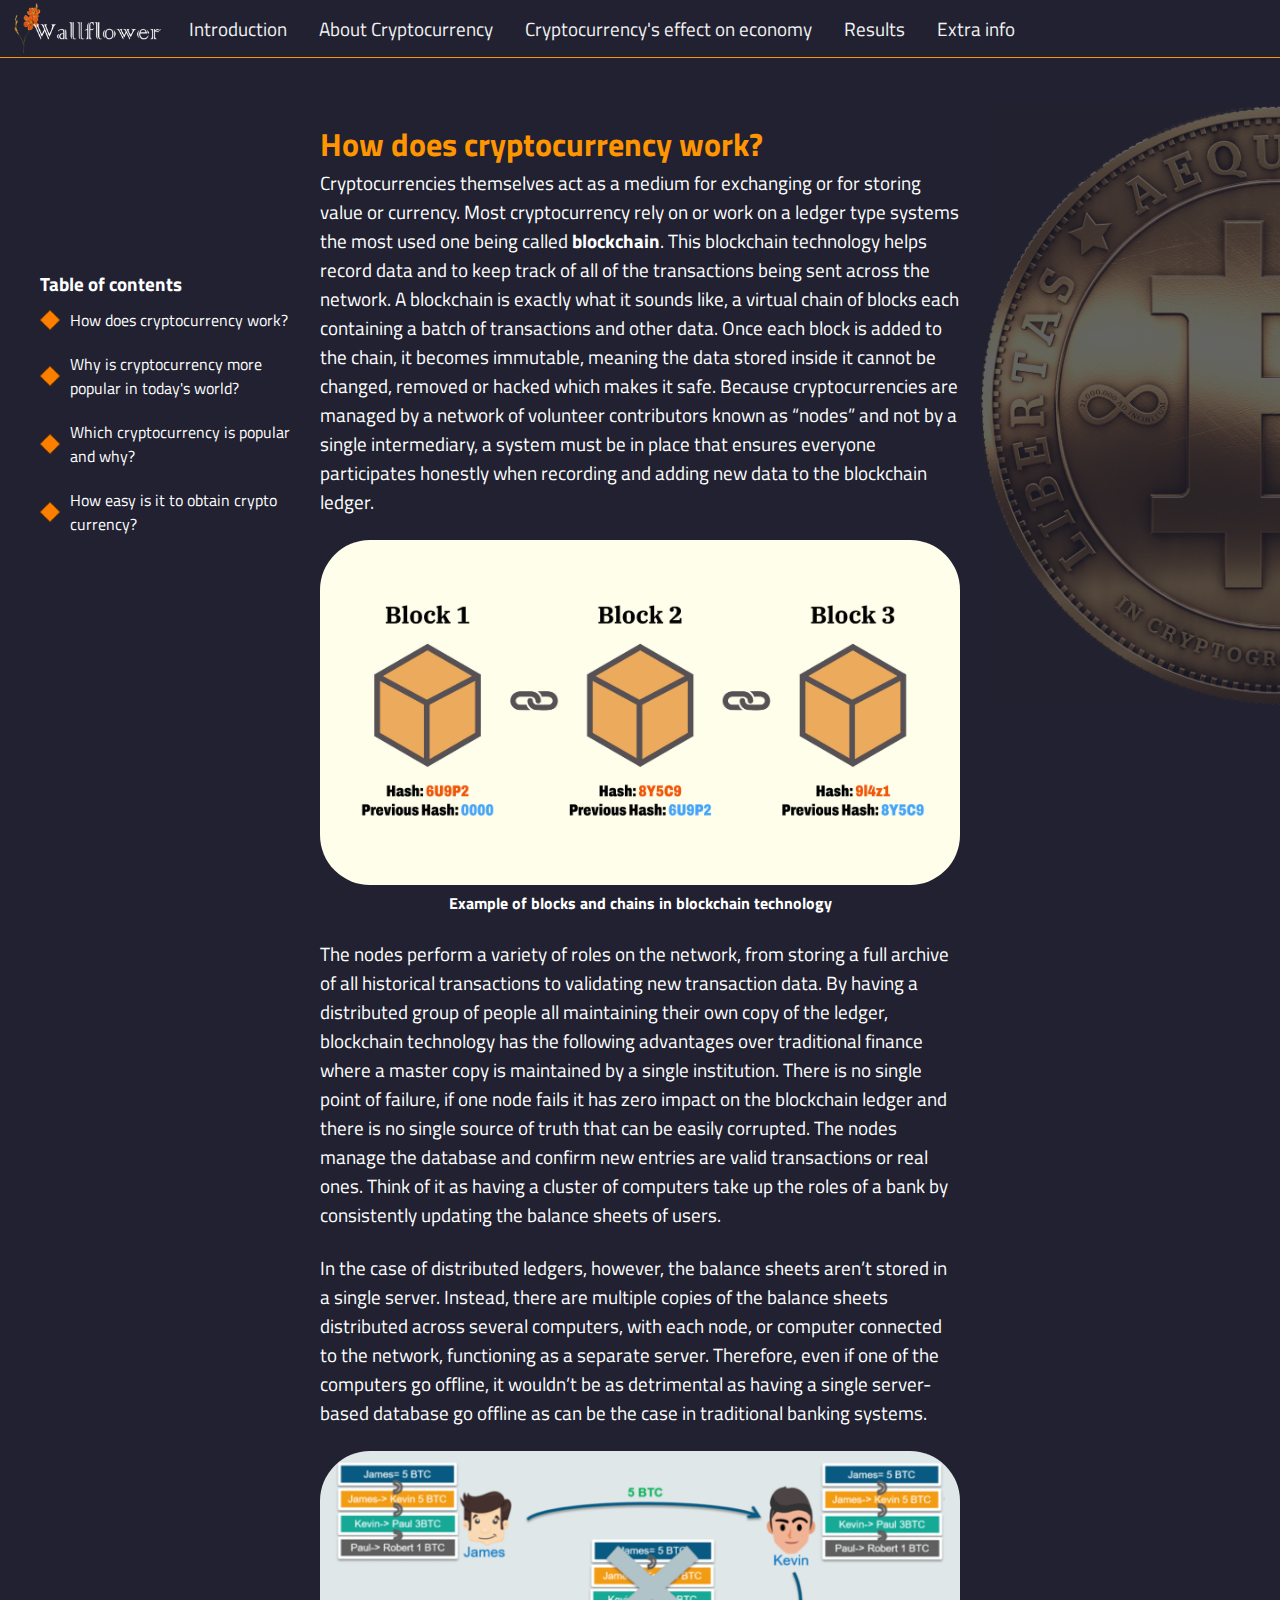
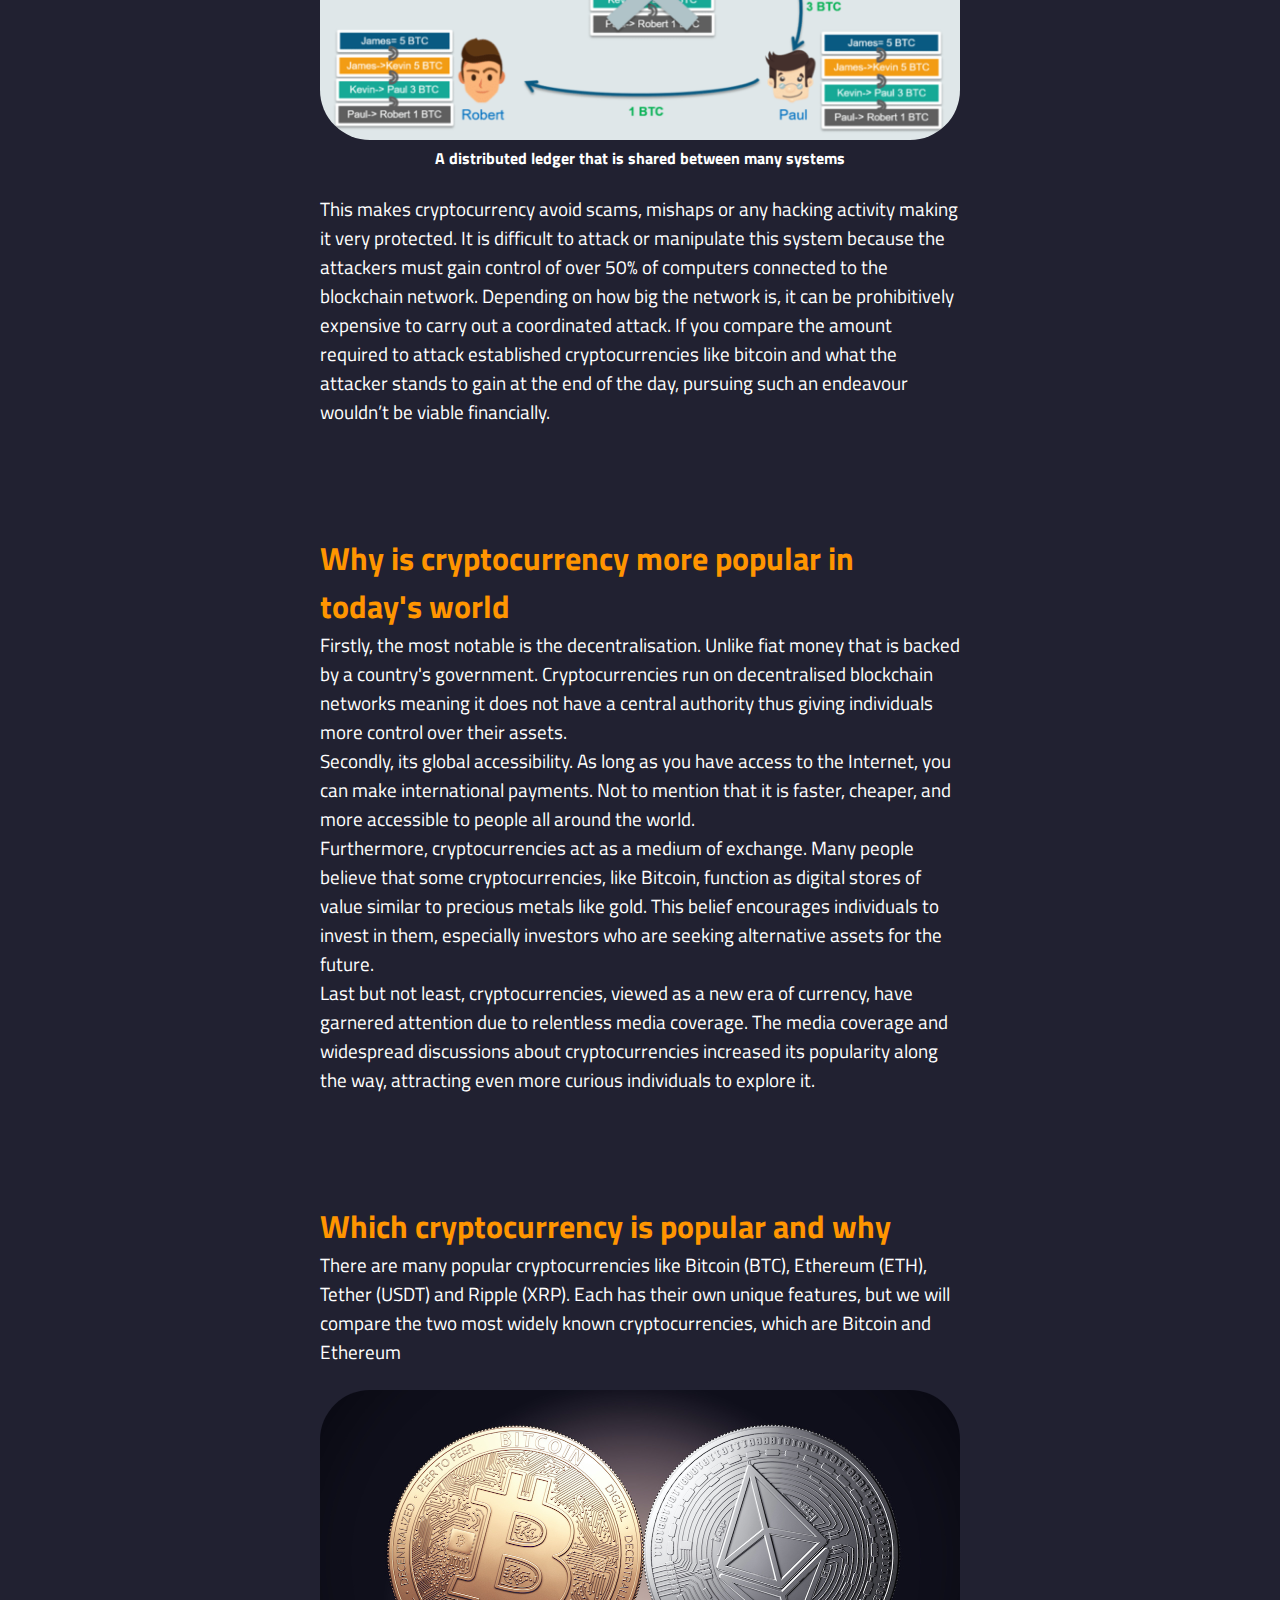
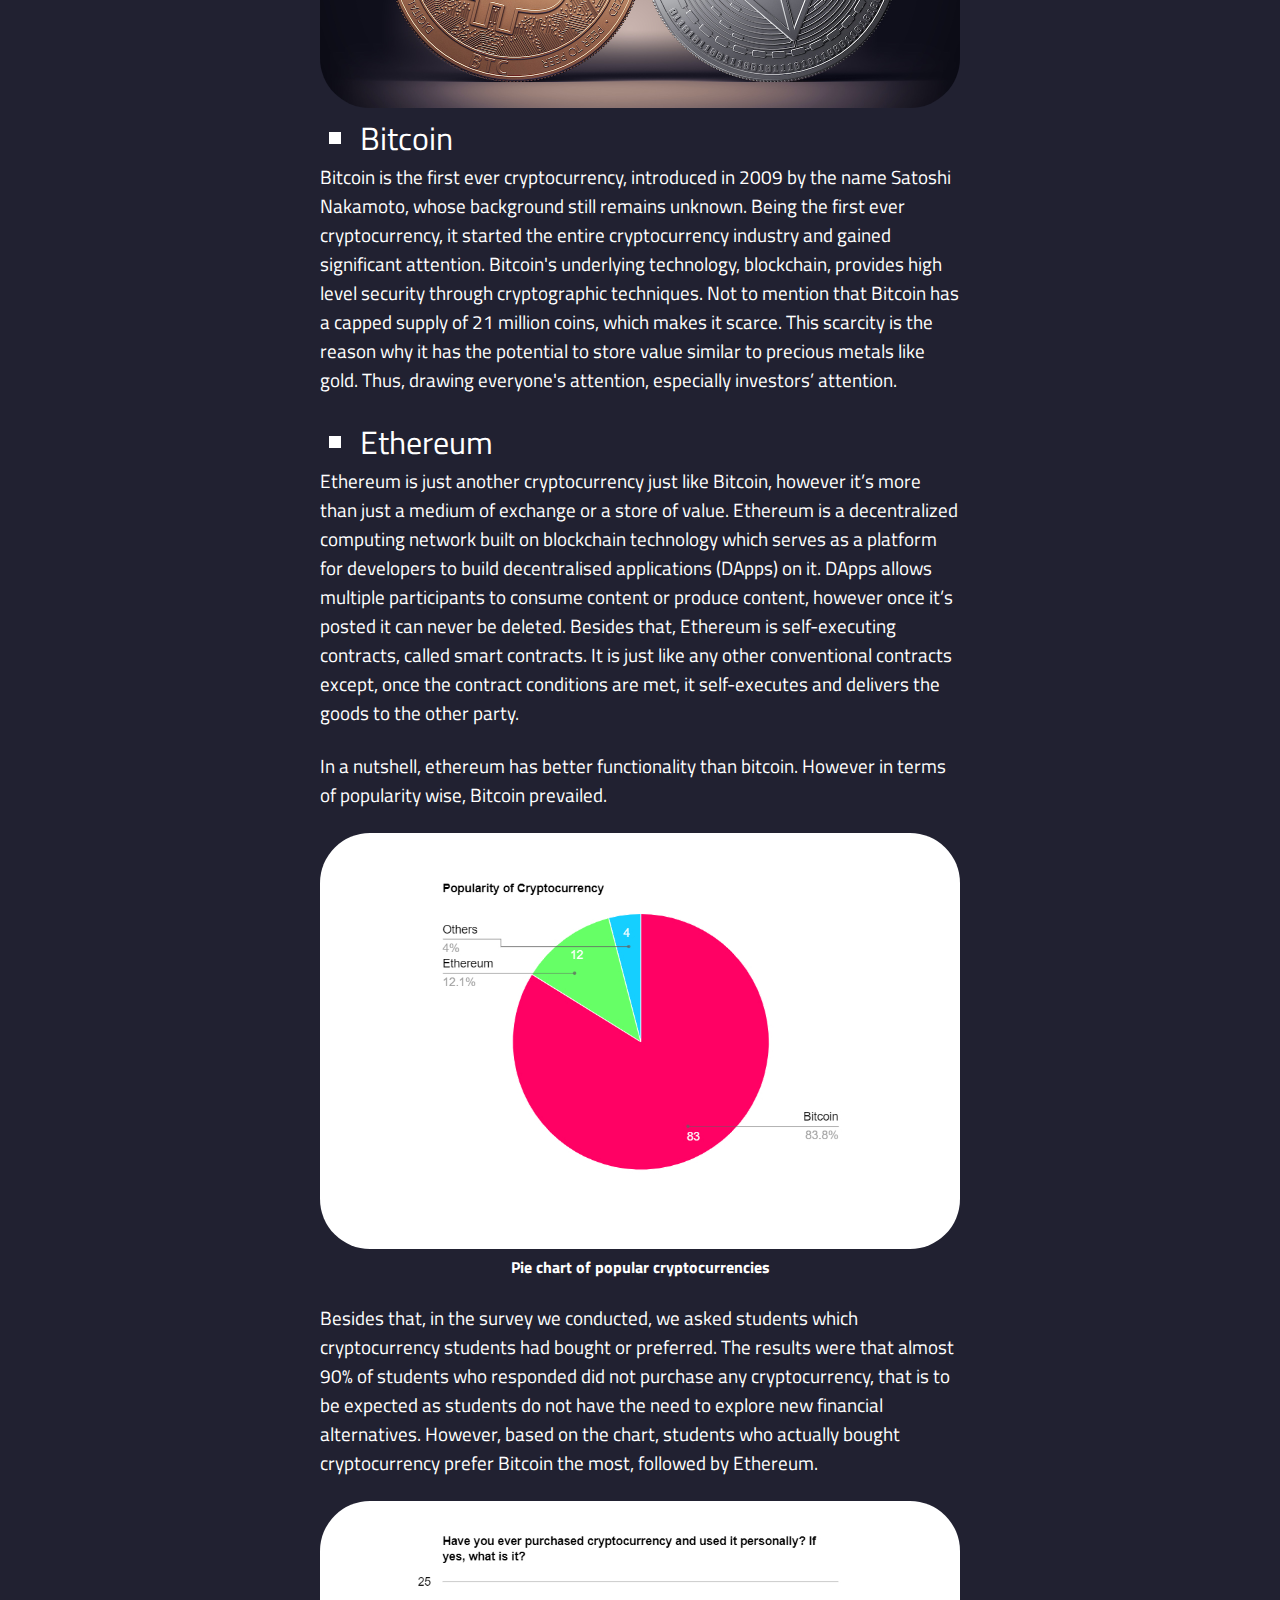
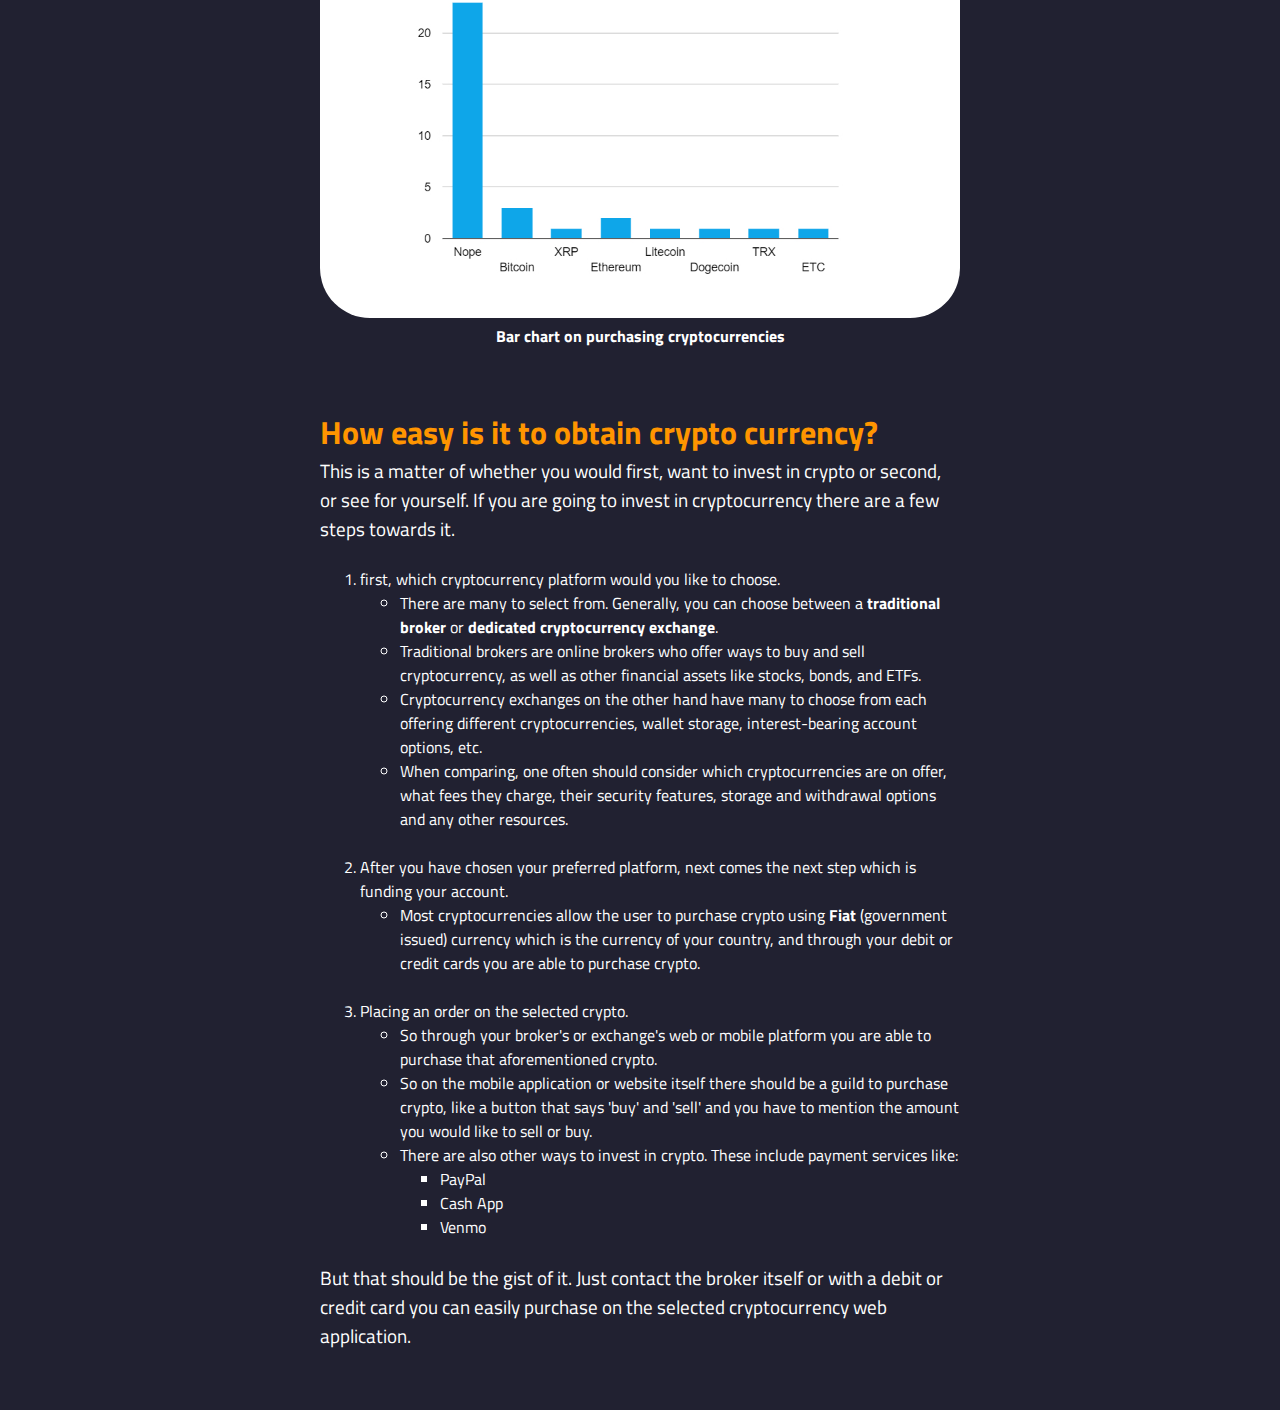
<file: about.html>
<!DOCTYPE html>
<html>
    <head>
        <title>About Cryptocurrency</title>
        <link rel="stylesheet" href="style.css">
        <link rel="preconnect" href="https://fonts.googleapis.com">
        <link rel="preconnect" href="https://fonts.gstatic.com" crossorigin>
        <link href="https://fonts.googleapis.com/css2?family=Titillium+Web:wght@200&display=swap" rel="stylesheet">
        
    </head>
    <body>
        <div class="navigation">
            <a id="disabled" href="index.html"><img style="height: 50px;" src="./img/wallflowerlogo.png" alt="wallflowerlogo"></a>
            <a href="introduction.html">Introduction</a>
            <a href="about.html">About Cryptocurrency</a>
            <a href="cryptomoney.html">Cryptocurrency's effect on economy</a>
            <a href="results.html">Results</a>    
            <a href="extrainfo.html">Extra info</a>
        </div>
        <div class="table">
            <ol>
                <h3>Table of contents</h3>
                <li><a href="#abt-crypto1">How does cryptocurrency work?</a></li>
                <li><a href="#abt-crypto2">Why is cryptocurrency more popular in today's world?</a></li>
                <li><a href="#abt-crypto3">Which cryptocurrency is popular and why?</a></li>
                <li><a href="#abt-crypto4">How easy is it to obtain crypto currency?</a></li>
            </ol>
        </div>
        <main>
        <div class="abt-crypto" id="abt-crypto1">
            <div class="filler"></div>
            <h1>How does cryptocurrency work?</h1>
            <p>Cryptocurrencies themselves act as a medium for exchanging or for storing value or currency.
                Most cryptocurrency rely on or work on a ledger type systems the most used one being called <b>blockchain</b>.
                This blockchain technology helps record data and to keep track of all of the transactions being sent across the network.
                A blockchain is exactly what it sounds like, a virtual chain of blocks each containing a batch of transactions and other data.
                Once each block is added to the chain, it becomes immutable, meaning the data stored inside it cannot be changed, removed or hacked which makes it safe.
                Because cryptocurrencies are managed by a network of volunteer contributors known as “nodes” and not by a single intermediary, a system must be in place that ensures everyone participates honestly when recording and adding new data to the blockchain ledger.
            </p>
            <br>
            <figure>
            <img class="aboutimg" style="width: 100%;" src="img/Blockchain.jpg" alt="Blockchain">
            <figcaption style="text-align: center; font-weight: bold;">Example of blocks and chains in blockchain technology</figcaption>
            </figure>
            <br>
                <p>The nodes perform a variety of roles on the network, from storing a full archive of all historical transactions to validating new transaction data.
                By having a distributed group of people all maintaining their own copy of the ledger, blockchain technology has the following advantages over traditional finance where a master copy is maintained by a single institution.
                There is no single point of failure, if one node fails it has zero impact on the blockchain ledger and there is no single source of truth that can be easily corrupted.
                The nodes manage the database and confirm new entries are valid transactions or real ones.
                Think of it as having a cluster of computers take up the roles of a bank by consistently updating the balance sheets of users.
                </p>
                <br>
                <p>In the case of distributed ledgers, however, the balance sheets aren’t stored in a single server.
                Instead, there are multiple copies of the balance sheets distributed across several computers, with each node, or computer connected to the network, functioning as a separate server.
                Therefore, even if one of the computers go offline, it wouldn’t be as detrimental as having a single server-based database go offline as can be the case in traditional banking systems.
                </p>
                <br>
                <figure>
                <img class="aboutimg" src="img/ledger.png" alt="Crypto ledger" style="width: 100%;">
                <figcaption style="text-align: center; font-weight: bold;">A distributed ledger that is shared between many systems</figcaption>
                </figure>
                <br>
            <p>
                This makes cryptocurrency avoid scams, mishaps or any hacking activity making it very protected.
                It is difficult to attack or manipulate this system because the attackers must gain control of over 50% of computers connected to the blockchain network.
                Depending on how big the network is, it can be prohibitively expensive to carry out a coordinated attack.
                If you compare the amount required to attack established cryptocurrencies like bitcoin and what the attacker stands to gain at the end of the day, pursuing such an endeavour wouldn’t be viable financially.
            </p>
        </div>
        <br>
        <br>
        <div class="abt-cryto" id="abt-crypto2">
            <div class="filler"></div>
            <h1>Why is cryptocurrency more popular in today's world</h1>
            <p>
                Firstly, the most notable is the decentralisation. Unlike fiat money that is backed by a country's government.
                Cryptocurrencies run on decentralised blockchain networks meaning it does not have a central authority thus giving individuals more control over their assets.
            </p>
            <p>
                Secondly, its global accessibility. As long as you have access to the Internet, you can make international payments.
                Not to mention that it is faster, cheaper, and more accessible to people all around the world.
            </p>
            <p>
                Furthermore, cryptocurrencies act as a medium of exchange.
                Many people believe that some cryptocurrencies, like Bitcoin, function as digital stores of value similar to precious metals like gold.
                This belief encourages individuals to invest in them, especially investors who are seeking alternative assets for the future.
            </p>
            <p>
                Last but not least, cryptocurrencies, viewed as a new era of currency, have garnered attention due to relentless media coverage.
                The media coverage and widespread discussions about cryptocurrencies increased its popularity along the way, attracting even more curious individuals to explore it.
            </p>
        </div>
        <br>
        <br>
             <div class="abt-crypto" id="abt-crypto3">

            <div class="filler"></div>
            <h1>Which cryptocurrency is popular and why</h1>
            <p>There are many popular cryptocurrencies like Bitcoin (BTC), Ethereum (ETH), Tether (USDT) and Ripple (XRP).
                Each has their own unique features, but we will compare the two most widely known cryptocurrencies, which are Bitcoin and Ethereum
            </p>
            <br>
            <img class="aboutimg" style="width: 100%;" src="img/BItcoinvsethereum.jpg">
            <ul style="list-style-type: square;">
                <li style="font-size: xx-large;">Bitcoin</li>
            </ul>
            <p>
                Bitcoin is the first ever cryptocurrency, introduced in 2009 by the name Satoshi Nakamoto, whose background still remains unknown.
                Being the first ever cryptocurrency, it started the entire cryptocurrency industry and gained significant attention.
                Bitcoin's underlying technology, blockchain, provides high level security through cryptographic techniques.
                Not to mention that Bitcoin has a capped supply of 21 million coins, which makes it scarce.
                This scarcity is the reason why it has the potential to store value similar to precious metals like gold. Thus, drawing everyone's attention, especially investors’ attention.
            </p>
            <br>
            <ul style="list-style-type: square;">
                <li style="font-size: xx-large;">Ethereum</li>
            </ul>
            <p>
                Ethereum is just another cryptocurrency just like Bitcoin, however it’s more than just a medium of exchange or a store of value.
                Ethereum is a decentralized computing network built on blockchain technology which serves as a platform for developers to build decentralised applications (DApps) on it.
                DApps allows multiple participants to consume content or produce content, however once it’s posted it can never be deleted.
                Besides that, Ethereum is self-executing contracts, called smart contracts.
                It is just like any other conventional contracts except, once the contract conditions are met, it self-executes and delivers the goods to the other party.
            </p>
            <br>
            <p>
                In a nutshell, ethereum has better functionality than bitcoin. However in terms of popularity wise, Bitcoin prevailed.
            </p>
            <br>
            <figure>
            <img class="aboutimg" style="width: 100%;" src="./img/Popularity of Cryptocurrency.jpeg" alt="Popularity of Cryptocurrency">
            <figcaption style="text-align: center; font-weight: bold;">Pie chart of popular cryptocurrencies</figcaption><br>
            </figure>
            <p>Besides that, in the survey we conducted, we asked students which cryptocurrency students had bought or preferred. 
                The results were that almost 90% of students who responded did not purchase any cryptocurrency, that is to be expected as students do not have the need to explore new financial alternatives.
                However, based on the chart, students who actually bought cryptocurrency prefer Bitcoin the most, followed by Ethereum.
            </p><br>
            <figure>
            <img class="aboutimg" style="width: 100%;" src="./img/Have you ever purchased cryptocurrency and used it personally_ If yes, what is it_.jpeg" alt="Purchasing Cryptocurrencies">
            <figcaption style="text-align: center; font-weight: bold;">Bar chart on purchasing cryptocurrencies</figcaption>
            </figure>
        </div>
        <div id="abt-crypto4">
            <div class="filler"></div>
            <h1>How easy is it to obtain crypto currency?</h1>
            <p>This is a matter of whether you would first, want to invest in crypto or second, or see for yourself. If you are going to invest in cryptocurrency there are a few steps towards it.</p>
                <br>
                <ol>
                    <li>first, which cryptocurrency platform would you like to choose.</li> 
                    <ul>
                        <li>There are many to select from. Generally, you can choose between a <b>traditional broker</b> or <b>dedicated cryptocurrency exchange</b>.</li>
                        <li>Traditional brokers are online brokers who offer ways to buy and sell cryptocurrency, as well as other financial assets like stocks, bonds, and ETFs.</li>
                        <li>Cryptocurrency exchanges on the other hand have many to choose from each offering different cryptocurrencies, wallet storage, interest-bearing account options, etc.</li>
                        <li>When comparing, one often should consider which cryptocurrencies are on offer, what fees they charge, their security features, storage and withdrawal options and any other resources.</li>
                    </ul>
                <br>
                    <li>After you have chosen your preferred platform, next comes the next step which is funding your account.</li> 
                    <ul>
                        <li>Most cryptocurrencies allow the user to purchase crypto using <b>Fiat</b> (government issued) currency which is the currency of your country, and through your debit or credit cards you are able to purchase crypto.</li>
                    </ul>
                <br>
                <li>Placing an order on the selected crypto.</li> 
                <ul>
                <li>So through your broker's or exchange's web or mobile platform you are able to purchase that aforementioned crypto.
                <li>So on the mobile application or website itself there should be a guild to purchase crypto, like a button that says 'buy' and 'sell' and you have to mention the amount you would like to sell or buy.</li>
                <li>There are also other ways to invest in crypto. These include payment services like:</li>
                    <ul>
                        <li>PayPal</li>
                        <li>Cash App</li>
                        <li>Venmo</li>
                    </ul>
                </ol> 
            <br>
            <p>But that should be the gist of it. Just contact the broker itself or with a debit or credit card you can easily purchase on the selected cryptocurrency web application.</p>
        </div>
        </main>
    </body>
    <div>
        <img class="img-bit1"  src="img/bitcoin66.png" alt="bitcoin">

    </div> 
</html>
</file>
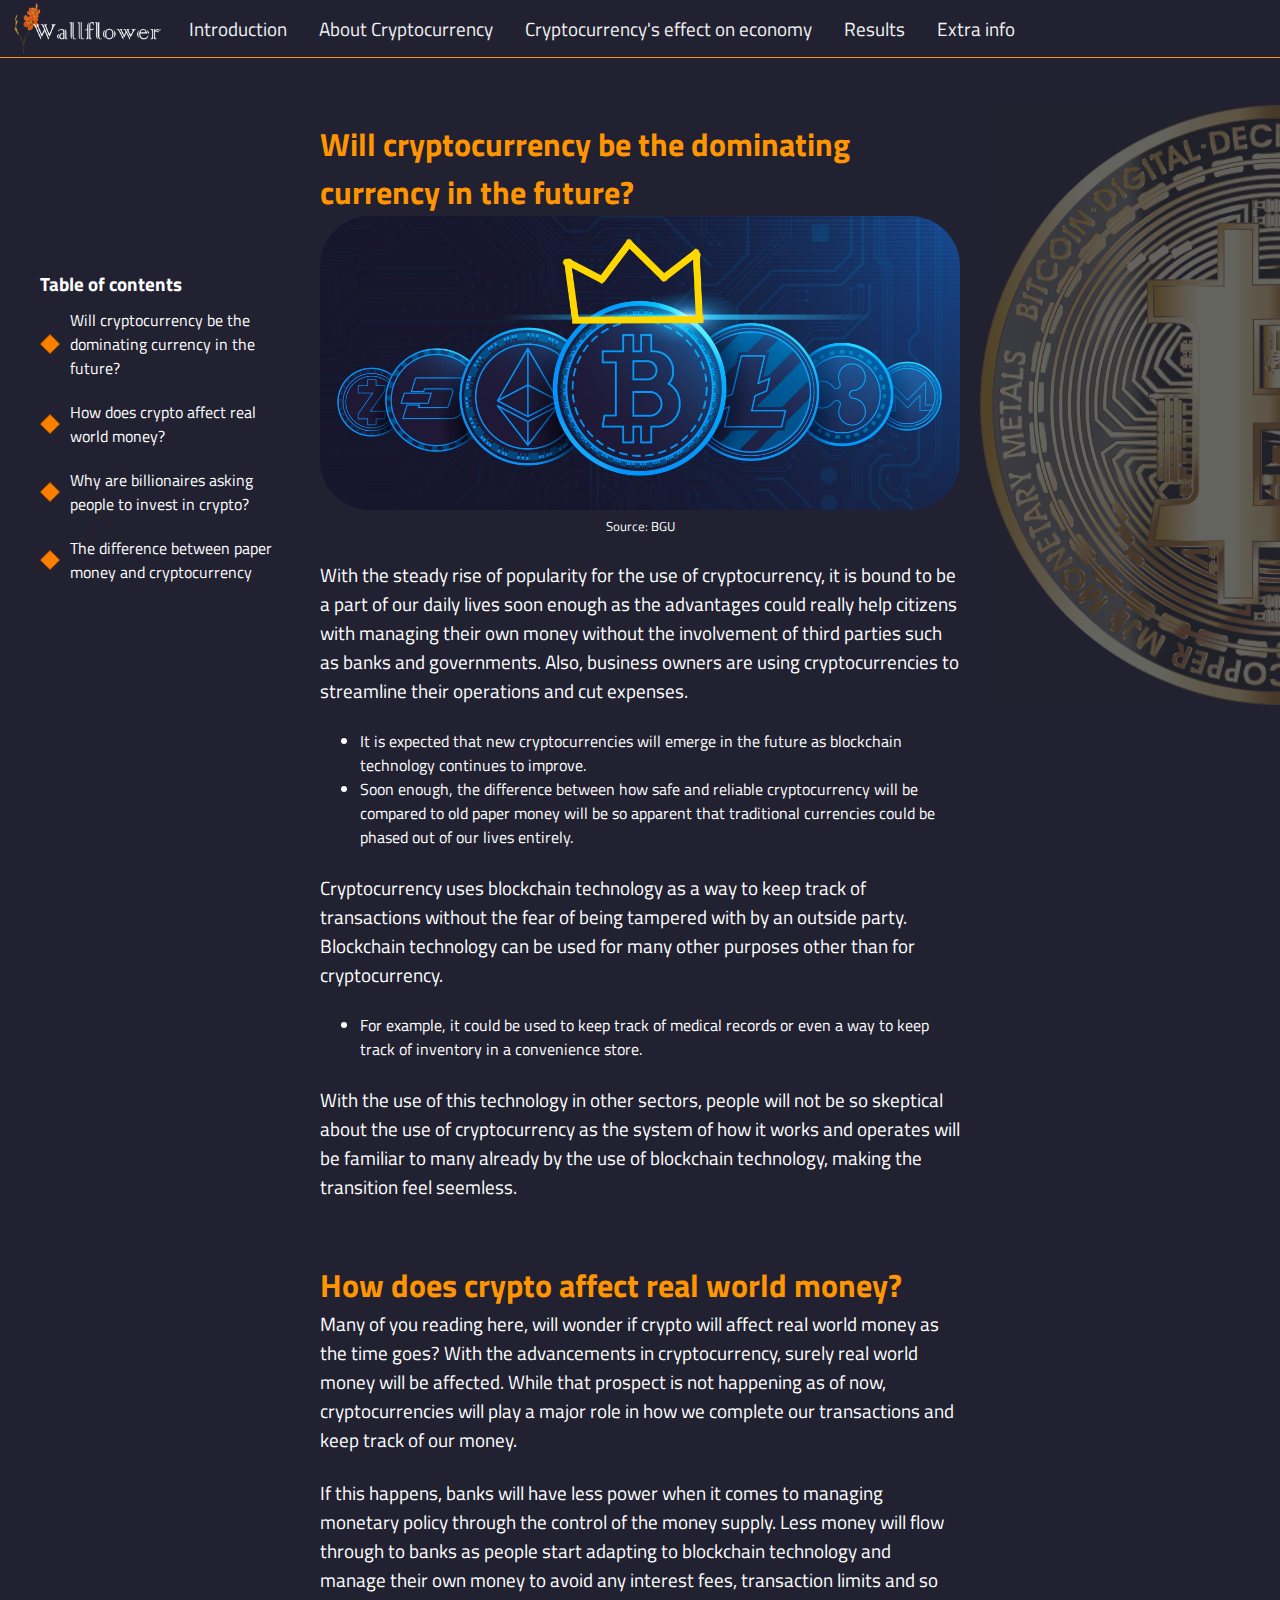
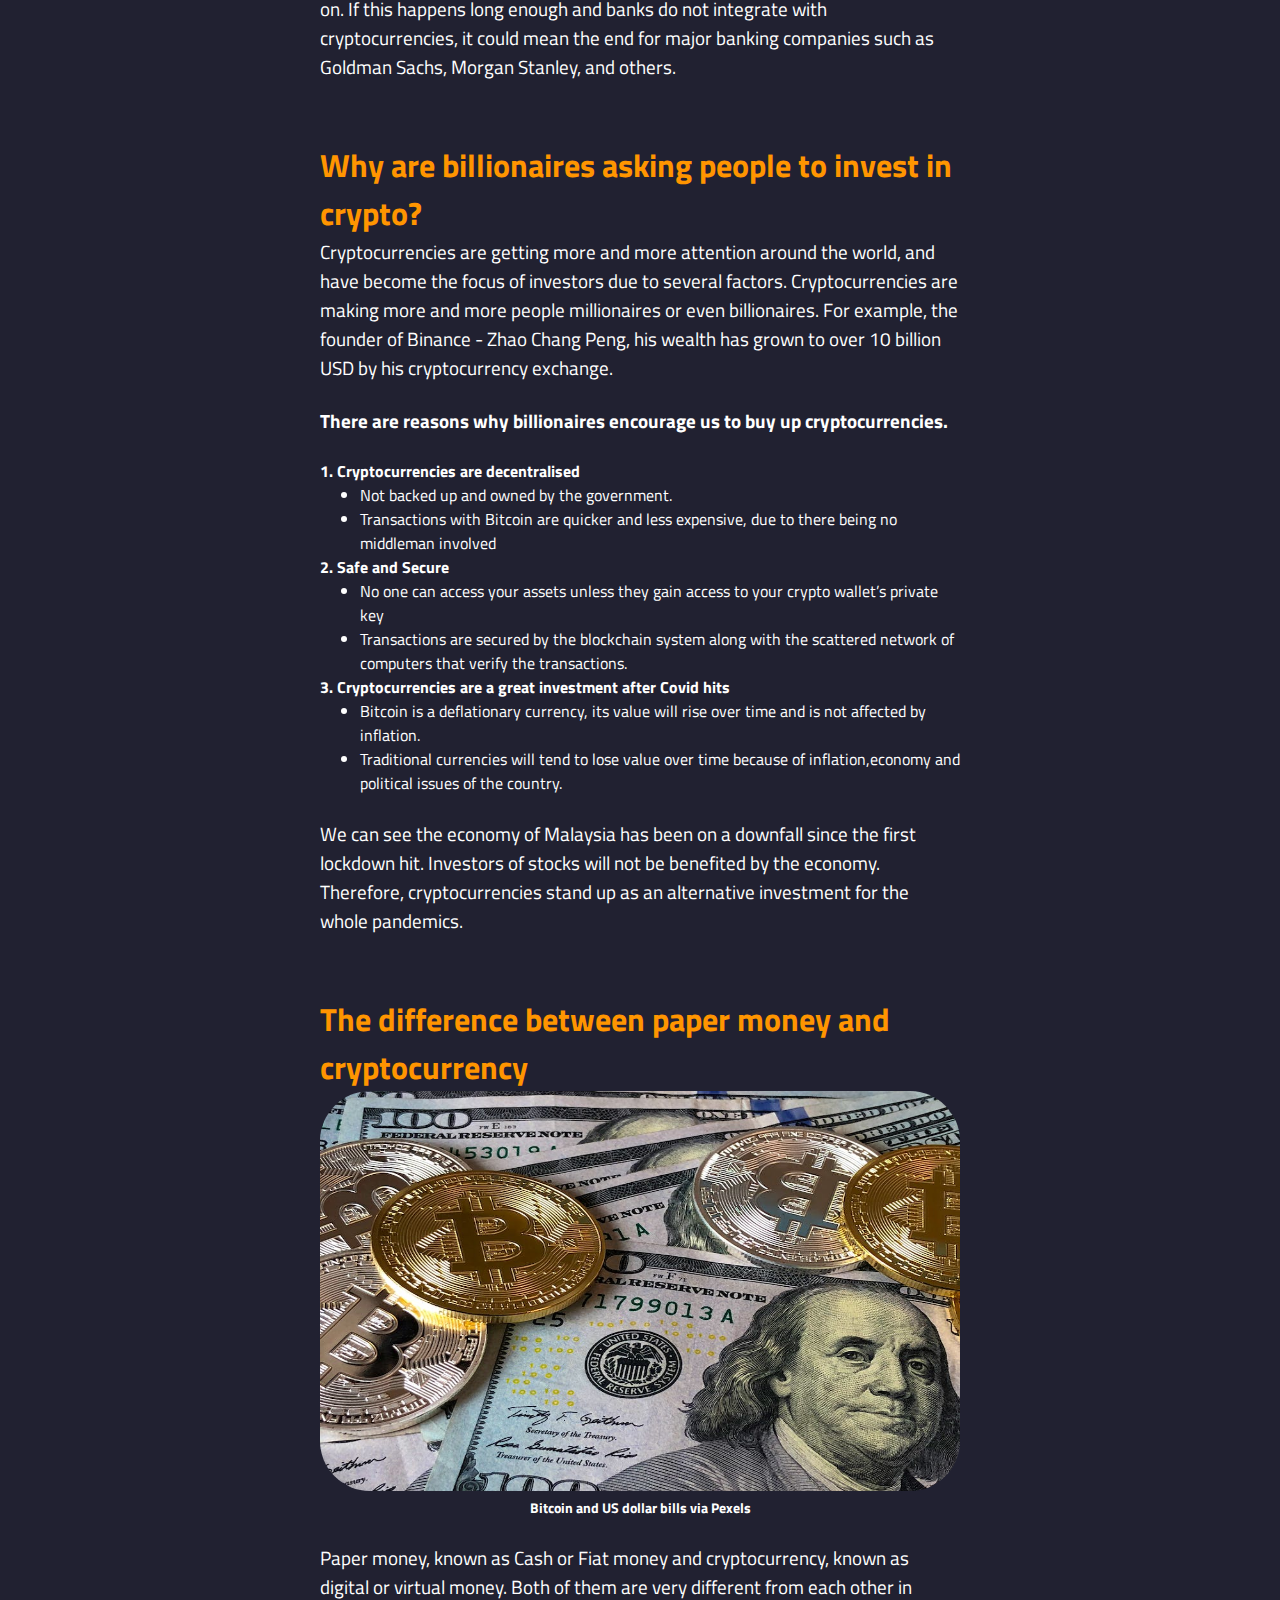
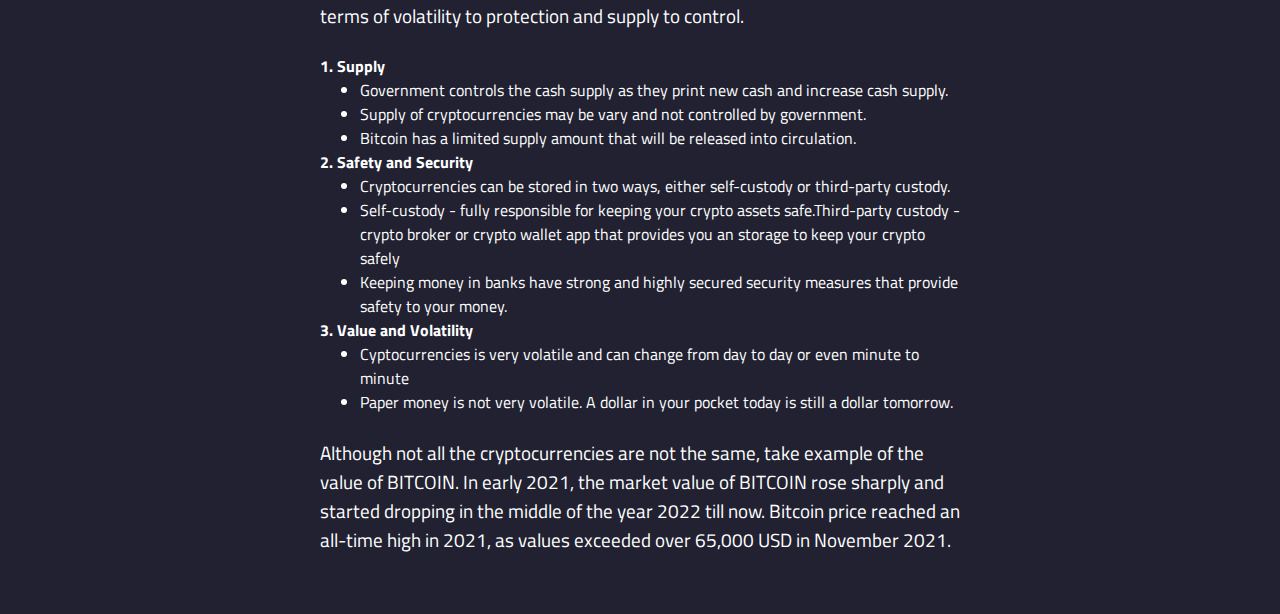
<file: cryptomoney.html>
<!DOCTYPE html>
<html>
    <head>
        <title>Extra Information</title>
        <link rel="stylesheet" href="style.css">
        <link rel="preconnect" href="https://fonts.googleapis.com">
        <link rel="preconnect" href="https://fonts.gstatic.com" crossorigin>
        <link href="https://fonts.googleapis.com/css2?family=Titillium+Web:wght@200&display=swap" rel="stylesheet">
        <style>
            ul li {
                text-align: left;
            }
        </style>
    </head>
    <body>
        <div class="navigation">
            <a id="disabled" href="index.html"><img style="height: 50px;" src="./img/wallflowerlogo.png" alt="wallflowerlogo"></a>
            <a href="introduction.html">Introduction</a>
            <a href="about.html">About Cryptocurrency</a>
            <a href="cryptomoney.html">Cryptocurrency's effect on economy</a>
            <a href="results.html">Results</a>    
            <a href="extrainfo.html">Extra info</a>
        </div>
        <div class="table">
            <ol>
                <h3>Table of contents</h3>
                <li><a href="#will">Will cryptocurrency be the dominating currency in the future?</a></li>
                <li><a href="#how">How does crypto affect real world money?</a></li>
                <li><a href="#why">Why are billionaires asking people to invest in crypto?</a></li>
                <li><a href="#diff">The difference between paper money and cryptocurrency</a></li>
            </ol>
        </div>
        <main>
            <div id="will">
                <div class="filler"></div>
                <h1>Will cryptocurrency be the dominating currency in the future?</h1>
                <figure>
                    <img class="aboutimg" style="width: 100%;" src="img/crypto.png" alt="cryptocurrencies">
                    <figcaption style="text-align: center;  font-size: 80%;">Source: BGU</figcaption><br>
                </figure>
                <p>With the steady rise of popularity for the use of cryptocurrency, it is bound to be a part of our daily lives soon enough as the advantages could really help citizens with managing their own money without the involvement of third parties such as banks and governments. Also, business owners are using cryptocurrencies to streamline their operations and cut expenses. </p>
                <br>
                <ul>
                    <li>It is expected that new cryptocurrencies will emerge in the future as blockchain technology continues to improve.</li>
                    <li>Soon enough, the difference between how safe and reliable cryptocurrency will be compared to old paper money will be so apparent that traditional currencies could be phased out of our lives entirely.</li>
                </ul>
                <br>
                <p>Cryptocurrency uses blockchain technology as a way to keep track of transactions without the fear of being tampered with by an outside party. Blockchain technology can be used for many other purposes other than for cryptocurrency.</p>
                <br>
                <ul>
                    <li>For example, it could be used to keep track of medical records or even a way to keep track of inventory in a convenience store.</li>
                </ul>
                <br>
                <p>With the use of this technology in other sectors, people will not be so skeptical about the use of cryptocurrency as the system of how it works and operates will be familiar to many already by the use of blockchain technology, making the transition feel seemless.</p>
             </div>
             <div id="how">
                <div class="filler"></div>
                 <h1>How does crypto affect real world money?</h1>
                 <p>Many of you reading here, will wonder if crypto will affect real world money as the time goes? With the advancements in cryptocurrency, surely real world money will be affected. While that prospect is not happening as of now, cryptocurrencies will play a major role in how we complete our transactions and keep track of our money.</p>
                 <br><p>If this happens, banks will have less power when it comes to managing monetary policy through the control of the money supply. Less money will flow through to banks as people start adapting to blockchain technology and manage their own money to avoid any interest fees, transaction limits and so on. If this happens long enough and banks do not integrate with cryptocurrencies, it could mean the end for major banking companies such as Goldman Sachs, Morgan Stanley, and others.</p>
             </div>
             <div id="why">
                <div class="filler"></div>
                 <h1>Why are billionaires asking people to invest in crypto?</h1>
                 <p>Cryptocurrencies are getting more and more attention around the world, and have become the focus of investors due to several factors. Cryptocurrencies are making more and more people 
                    millionaires or even billionaires. For example, the founder of Binance -
                     Zhao Chang Peng, his wealth has grown to over 10 billion USD by his cryptocurrency exchange.</p><br>
                 <p><strong>There are reasons why billionaires encourage us to buy up cryptocurrencies.</strong></p><br>
                 <h4>1. Cryptocurrencies are decentralised</h4>
                 <ul>
                     <li>Not backed up and owned by the government.</li>
                     <li>Transactions with Bitcoin are quicker and less expensive, due to there being no middleman involved</li>
                 </ul>
                 <h4>2. Safe and Secure</h4>
                 <ul>
                     <li>No one can access your assets unless they gain access to your crypto wallet’s private key</li>
                     <li>Transactions are secured by the blockchain system along with the scattered network of computers that verify the transactions.</li>
                 </ul>
                 <h4>3. Cryptocurrencies are a great investment after Covid hits</h4>
                 <ul>
                     <li>Bitcoin is a deflationary currency, its value will rise over time and is not affected by inflation.</li>
                     <li>Traditional currencies will tend to lose value over time because of inflation,economy and political issues of the country.</li>
                 </ul><br>
                 <p>We can see the economy of Malaysia has been on a downfall since the first lockdown hit. Investors of stocks will not be benefited by the economy. Therefore, cryptocurrencies stand up as an alternative investment for the whole pandemics.</p>
             </div>
             <div id="diff">
                <div class="filler"></div>
                 <h1>The difference between paper money and cryptocurrency</h1>
                 <figure>
                    <img class="aboutimg" style="height: 400px; width: 100%;" src="img/pexels-photo-730547.jpeg" alt="cryptoandpapermoney">
                    <figcaption style="text-align: center; font-size: 90%; font-weight: bold;">Bitcoin and US dollar bills via Pexels</figcaption><br>
                </figure>
                 <p>Paper money, known as Cash or Fiat money and cryptocurrency, known as digital or virtual money. Both of them are very different from each other in terms of volatility to protection and supply to control.</p>
                <br><h4>1. Supply </h4>
                 <ul>
                    <li>Government controls the cash supply as they print new cash and increase cash supply. </li>
                    <li>Supply of cryptocurrencies may be vary and not controlled by government.</li>
                    <li>Bitcoin has a limited supply amount that will be released into circulation.</li>
                </ul>
                <h4>2. Safety and Security</h4>
                <ul>
                    <li>Cryptocurrencies can be stored in two ways, either self-custody or third-party custody.</li>
                    <li>Self-custody - fully responsible for keeping your crypto assets safe.Third-party custody - crypto broker or crypto wallet app that provides you an storage to keep your crypto safely</li>
                    <li>Keeping money in banks have strong and highly secured security measures that provide safety to your money.</li>
                </ul>
                <h4>3. Value and Volatility</h4>
                <ul>
                    <li>Cyptocurrencies is very volatile and can change from day to day or even minute to minute</li>
                    <li>Paper money is not very volatile. A dollar in your pocket today is still a dollar tomorrow.</li>
                </ul><br>
                <p>Although not all the cryptocurrencies are not the same, take example of the value of BITCOIN. In early 2021, the market value of BITCOIN rose sharply and started dropping in the middle of the year 2022 till now. Bitcoin price reached an all-time high in 2021, as values exceeded over 65,000 USD in November 2021.</p>
            </div>
        </main>
        
        <img class="img-bit1"  src="img/bitcoin22.png" alt="bitcoin">
        </body>
    </html>
</file>
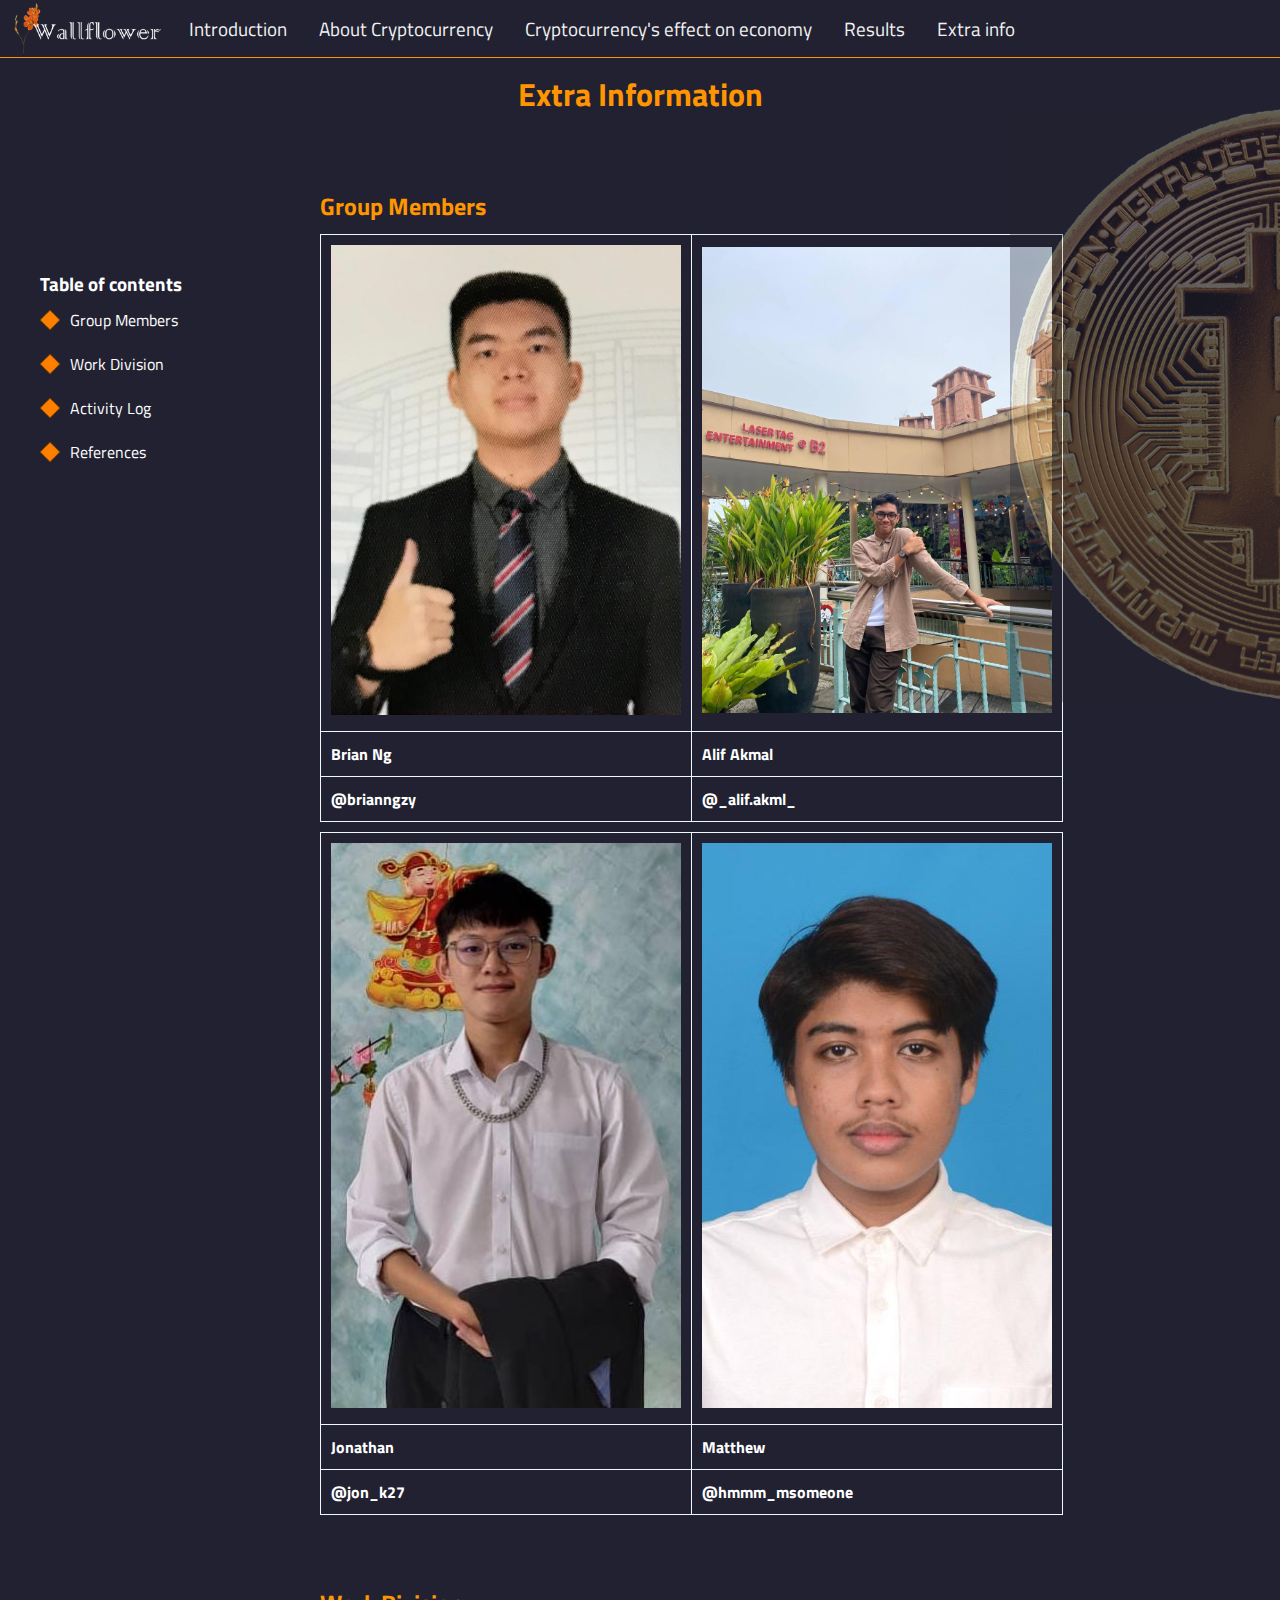
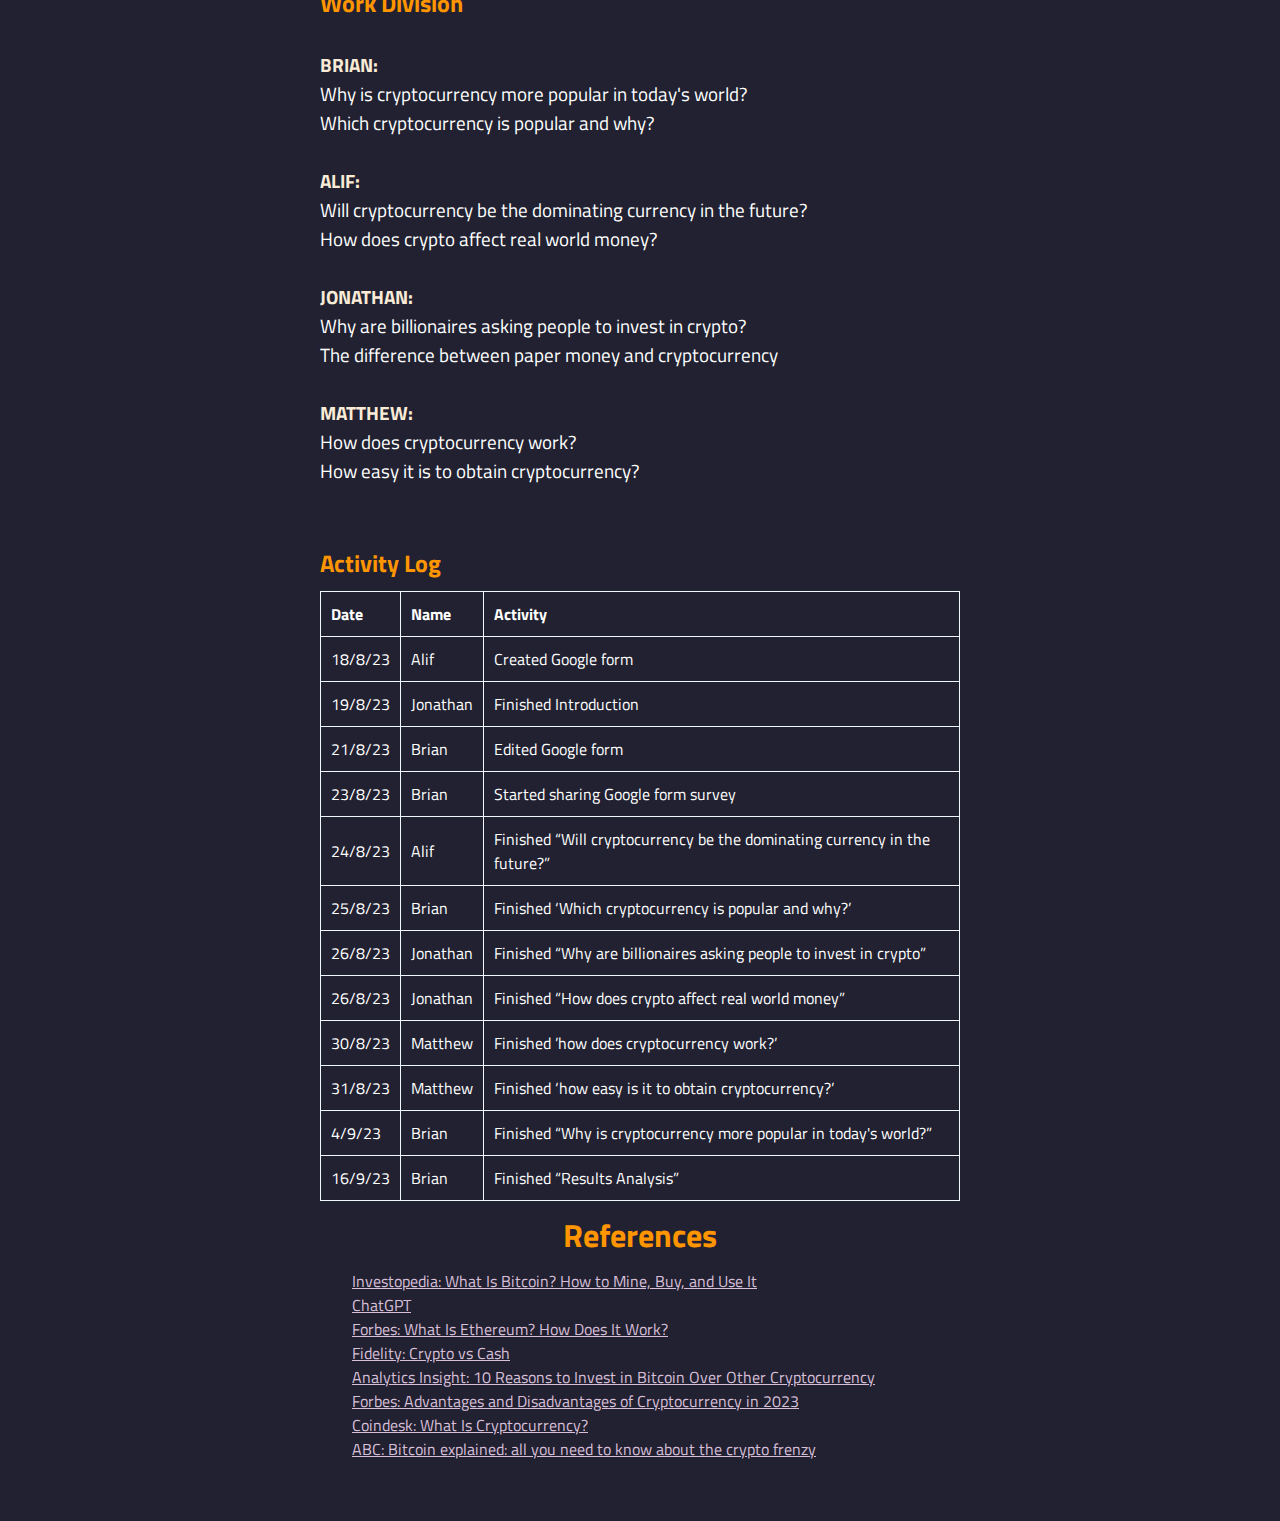
<file: extrainfo.html>
<!DOCTYPE html>
<html>
    <head>
        <title>Extra Information</title>
        <link rel="stylesheet" href="style.css">
        <link rel="preconnect" href="https://fonts.googleapis.com">
        <link rel="preconnect" href="https://fonts.gstatic.com" crossorigin>
        <link href="https://fonts.googleapis.com/css2?family=Titillium+Web:wght@200&display=swap" rel="stylesheet">
    </head>
    <body>
        <div class="navigation">
            <a id="disabled" href="index.html"><img style="height: 50px;" src="./img/wallflowerlogo.png" alt="wallflowerlogo"></a>
            <a href="introduction.html">Introduction</a>
            <a href="about.html">About Cryptocurrency</a>
            <a href="cryptomoney.html">Cryptocurrency's effect on economy</a>
            <a href="results.html">Results</a>    
            <a href="extrainfo.html">Extra info</a>
        </div>
        <div class="table">
            <ol>
                <h3>Table of contents</h3>
                <li><a href="#group-members">Group Members</a></li>
                <li><a href="#work-division">Work Division</a></li>
                <li><a href="#activity-log">Activity Log</a></li>
                <li><a href="#references">References</a></li>
            </ol>
        </div>
        <main>
            <div id="extra-information">
                <h1 class="title">Extra Information</h1>
                <div class="group" id="group-members">
                    <div class="filler"></div>
                    <h2>Group Members</h2>
                    <table>
                        <tr>
                            <th><img class="profilepic" src="img/Briandapper.jpg" style="height: 470px;" alt="Brian looking dapper" ></th>
                            <th><img class="profilepic" src="img/aleplookingdapper.jpg" alt="Alif looking dapper"></th>
                        </tr>
                        <tr>
                            <th>Brian Ng</th>
                            <th>Alif Akmal</th>
                        </tr>
                        <tr>
                            <th>@brianngzy</th>
                            <th>@_alif.akml_</th>
                        </tr>
                    </table>
                    <table>
                        <tr>
                            <th><img class="profilepic" src="img/jonlookingdapper.jpg" alt="Jon looking dapper"></th>
                            <th><img class="profilepic" src="img/mattlookingdapper.jpg" style="height: 565px;" alt="Matt looking dapper"></th>
                        </tr>
                        <tr>
                            <th>Jonathan</th>
                            <th>Matthew</th>
                        </tr>
                        <tr>
                            <th>@jon_k27</th>
                            <th>@hmmm_msomeone</th>
                        </tr>
                    </table>
                </div>
                <div id="work-division">
                    <div class="filler"></div>
                    <h2>Work Division</h2>  
                    <p>
                        <p class="name"><br><b>BRIAN: </b><br></p>
                        <p>Why is cryptocurrency more popular in today's world?<br>
                        Which cryptocurrency is popular and why?<br><br></p> 
    
                        <p class="name"><b>ALIF:</b> <br></p>
                        <p>Will cryptocurrency be the dominating currency in the future?<br>
                        <p>How does crypto affect real world money?<br><br></p> 
    
                        <p class="name"><b>JONATHAN:</b> <br></p>
                        <p>Why are billionaires asking people to invest in crypto? <br>
                        The difference between paper money and cryptocurrency <br><br></p> 
    
                        <p class="name"><b>MATTHEW:</b> <br></p>
                        <p>How does cryptocurrency work? <br>
                        How easy it is to obtain cryptocurrency?</p> 
                    </p>
                    
                    <div id="activity-log">
                        <div class="filler"></div>
                        <h2>Activity Log</h2>
                        <p>
                            <table>
                                <thead>
                                    <tr>
                                        <th>Date</th>
                                        <th>Name</th>
                                        <th>Activity</th>
                                    </tr>
                                </thead>
                                <tbody>
                                    <tr>
                                        <td>18/8/23</td>
                                        <td>Alif</td>
                                        <td>Created Google form</td>
                                    </tr>
                                    <tr>
                                        <td>19/8/23</td>
                                        <td>Jonathan</td>
                                        <td>Finished Introduction</td>
                                    </tr>
                                    <tr>
                                        <td>21/8/23</td>
                                        <td>Brian</td>
                                        <td>Edited Google form</td>
                                    </tr>
                                    <tr>
                                        <td>23/8/23</td>
                                        <td>Brian</td>
                                        <td>Started sharing Google form survey</td>
                                    </tr>
                                    <tr>
                                        <td>24/8/23</td>
                                        <td>Alif</td>
                                        <td>Finished “Will cryptocurrency be the dominating currency in the future?”</td>
                                    </tr>
                                    <tr>
                                        <td>25/8/23</td>
                                        <td>Brian</td>
                                        <td>Finished ‘Which cryptocurrency is popular and why?’</td>
                                    </tr>
                                    <tr>
                                        <td>26/8/23</td>
                                        <td>Jonathan</td>
                                        <td>Finished “Why are billionaires asking people to invest in crypto”</td>
                                    </tr>
                                    <tr>
                                        <td>26/8/23</td>
                                        <td>Jonathan</td>
                                        <td>Finished “How does crypto affect real world money”</td>
                                    </tr>
                                    <tr>
                                        <td>30/8/23</td>
                                        <td>Matthew</td>
                                        <td>Finished ’how does cryptocurrency work?’</td>
                                    </tr>
                                    <tr>
                                        <td>31/8/23</td>
                                        <td>Matthew</td>
                                        <td>Finished ‘how easy is it to obtain cryptocurrency?’</td>
                                    </tr>
                                    <tr>
                                        <td>4/9/23</td>
                                        <td>Brian</td>
                                        <td>Finished “Why is cryptocurrency more popular in today's world?”</td>
                                    </tr>
                                    <tr>
                                        <td>16/9/23</td>
                                        <td>Brian</td>
                                        <td>Finished “Results Analysis”</td>
                                    </tr>
                                    
                    </div>
                            </tbody>
                        </table>
                    </p>
                </div>

            </div>
            <div id="references">
                <h1 class="title">References</h1>
                <a href="https://www.investopedia.com/terms/b/bitcoin.asp" target="_blank">Investopedia: What Is Bitcoin? How to Mine, Buy, and Use It</a> <br>
                <a href="https://chat.openai.com/" target="_blank">ChatGPT</a> <br>
                <a href="https://www.forbes.com/advisor/investing/cryptocurrency/what-is-ethereum-ether/"target="_blank"> 
                    Forbes: What Is Ethereum? How Does It Work?
                </a> <br>
                <a href="https://www.fidelity.com/learning-center/trading-investing/crypto/crypto-vs-cash"target="_blank">
                    Fidelity: Crypto vs Cash
                </a> <br>
                <a href="https://www.analyticsinsight.net/10-reasons-to-invest-in-bitcoin-over-other-cryptocurrency/"target="_blank">
                    Analytics Insight: 10 Reasons to Invest in Bitcoin Over Other Cryptocurrency
                </a><br>
                <a href="https://www.forbes.com/advisor/in/investing/cryptocurrency/advantages-of-cryptocurrency/"target="_blank">
                    Forbes: Advantages and Disadvantages of Cryptocurrency in 2023
                </a><br>
                <a href="https://www.coindesk.com/learn/what-is-cryptocurrency/"target="_blank">
                    Coindesk: What Is Cryptocurrency?
                </a><br>
                <a href="https://www.abc.net.au/news/2021-06-17/bitcoin-explainer-volatility-mining-crypto/100221558"target="_blank">
                    ABC: Bitcoin explained: all you need to know about the crypto frenzy
                </a><br>
            </div>
            <img class="img-bit0"  src="img/bitcoin44.png" alt="bitcoin">
        </main>
    </body>
</html>
</file>
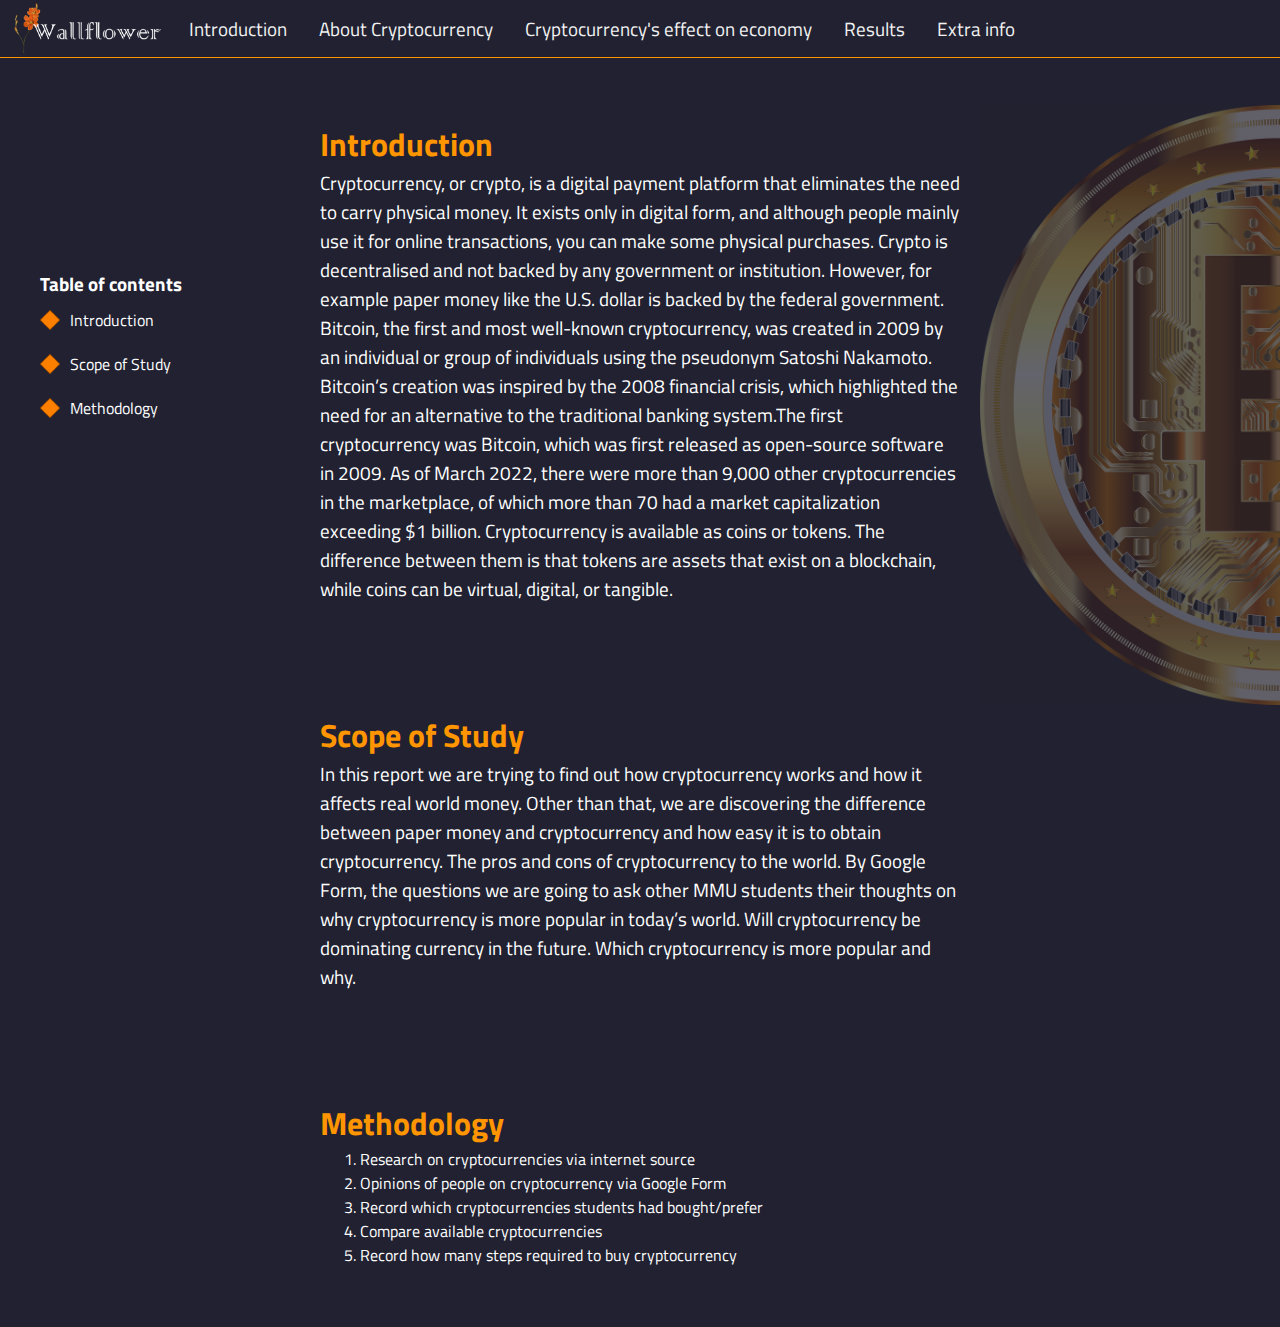
<file: introduction.html>
<!DOCTYPE html>
<html>
    <head>
        <title>Introduction</title>
        <link rel="stylesheet" href="style.css">
        <link rel="preconnect" href="https://fonts.googleapis.com">
        <link rel="preconnect" href="https://fonts.gstatic.com" crossorigin>
        <link href="https://fonts.googleapis.com/css2?family=Titillium+Web:wght@200&display=swap" rel="stylesheet">
    </head>
    <body>
        <div class="navigation">
            <a id="disabled" href="index.html"><img style="height: 50px;" src="./img/wallflowerlogo.png" alt="wallflowerlogo"></a>
            <a href="introduction.html">Introduction</a>
            <a href="about.html">About Cryptocurrency</a>
            <a href="cryptomoney.html">Cryptocurrency's effect on economy</a>
            <a href="results.html">Results</a>    
            <a href="extrainfo.html">Extra info</a>
        </div>
        
            <div class="table">
                <ol>
                    <h3>Table of contents</h3>
                    <li><a href="#introduction">Introduction</a></li>
                        <li><a href="#scope-of-study">Scope of Study</a></li>
                        <li><a href="#methodology">Methodology</a></li>
                </ol>
            </div>
        <main>
        <div id="introduction">
            <div class="filler"></div>
            <h1>Introduction</h1>
            <p>Cryptocurrency, or crypto, is a digital payment platform that eliminates the need to carry physical money.
                It exists only in digital form, and although people mainly use it for online transactions, you can make some physical purchases.
                Crypto is decentralised and not backed by any government or institution.
                However, for example paper money like the U.S. dollar is backed by the federal government.
                Bitcoin, the first and most well-known cryptocurrency, was created in 2009 by an individual or group of individuals using the pseudonym Satoshi Nakamoto.
                Bitcoin’s creation was inspired by the 2008 financial crisis, which highlighted the need for an alternative to the traditional banking system.The first cryptocurrency was Bitcoin, which was first released as open-source software in 2009. 
                As of March 2022, there were more than 9,000 other cryptocurrencies in the marketplace, of which more than 70 had a market capitalization exceeding $1 billion.
                Cryptocurrency is available as coins or tokens. The difference between them is that tokens are assets that exist on a blockchain, while coins can be virtual, digital, or tangible. 
            </p>
        </div>
        <br>
        <br>
        <div id="scope-of-study">
            <div class="filler"></div>
            <h1>Scope of Study</h1>
            <p>In this report we are trying to find out how cryptocurrency works and how it affects real world money.
                Other than that, we are discovering the difference between paper money and cryptocurrency and how easy it is to obtain cryptocurrency.
                The pros and cons of cryptocurrency to the world.
                By Google Form, the questions we are going to ask other MMU students their thoughts on why cryptocurrency is more popular in today’s world.
                Will cryptocurrency be dominating currency in the future. Which cryptocurrency is more popular and why.
            </p>
        </div>
        <br>
        <br>
        <div id="methodology">
            <div class="filler"></div>
            <h1>Methodology</h1>
            <ol>
                <li>Research on cryptocurrencies via internet source</li>
                <li>Opinions of people on cryptocurrency via Google Form</li>
                <li>Record which cryptocurrencies students had bought/prefer</li>
                <li>Compare available cryptocurrencies</li>
                <li>Record how many steps required to buy cryptocurrency</li>
            </ol>
        </div>
        <div>
            <img class="img-bit1"  src="img/bitcoin.png" alt="bitcoin">
        </div>
        </main>
    </body>
</html>
</file>
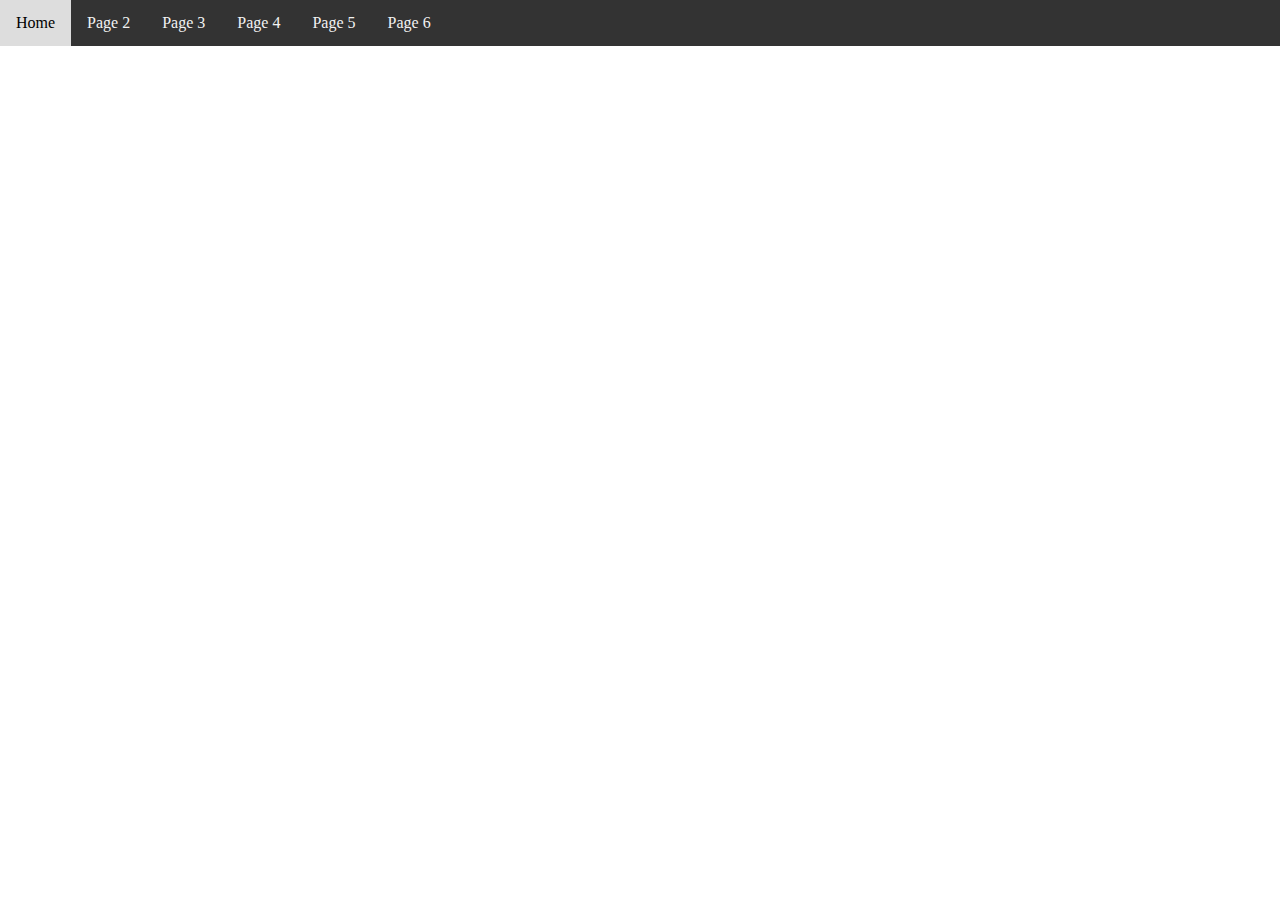
<file: navbar.html>
<!DOCTYPE html>
<html>
  <head>
    <style>
      body {
         margin: 0;
         padding: 0;
      }
      .navigation {
        overflow: hidden;
        background-color: #333;
        position: fixed; 
        top: 0;
        width: 100%;
      }
      
      .navigation a {
        float: left;
        display: block;
        color: #f2f2f2;
        text-align: center;
        padding: 14px 16px;
        text-decoration: none;
      }
      
      .navigation a:hover {
        background: #ddd;
        color: black;
      }
    </style>
  </head>
  <div class="navigation">
              <a href="Home.html">Home</a>
              <a href="Page 2.html">Page 2</a>
              <a href="Page 3.html">Page 3</a>
              <a href="#Page 4.html">Page 4</a>
              <a href="#Page 5.html">Page 5</a>    
              <a href="Page 6.html">Page 6</a>
  </div>
</html>
</file>
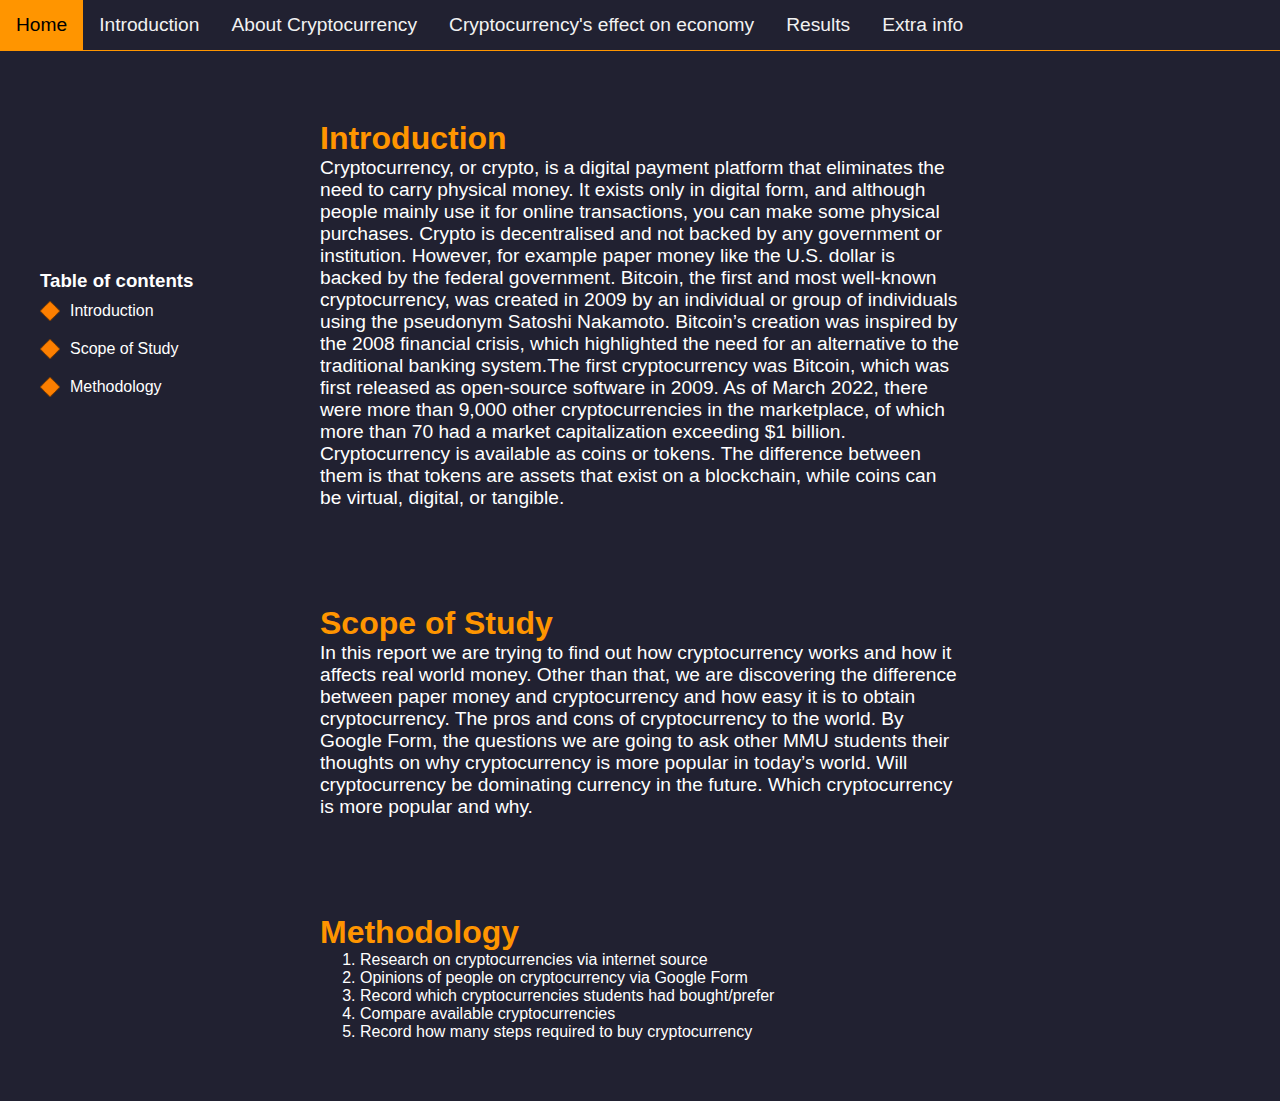
<file: Page 2.html>
<!DOCTYPE html>
<html>
    <head>
        <link href="style.css" rel="stylesheet">
        <title>Page 2</title>
    </head>
    <body>
        <div class="navigation">
            <a href="index.html">Home</a>
            <a href="Page 2.html">Introduction</a>
            <a href="Page 3.html">About Cryptocurrency</a>
            <a href="cryptomoney.html">Cryptocurrency's effect on economy</a>
            <a href="results.html">Results</a>    
            <a href="extrainfo.html">Extra info</a>
            <div class="accent"></div>
        </div>
            <div class="table">
                <ol>
                    <h3>Table of contents</h3>
                    <li><a href="#introduction">Introduction</a></li>
                        <li><a href="#scope-of-study">Scope of Study</a></li>
                        <li><a href="#methodology">Methodology</a></li>
                </ol>
            </div>
        <main>
        <div id="introduction">
            <div class="filler"></div>
            <h1>Introduction</h1>
            <p>Cryptocurrency, or crypto, is a digital payment platform that eliminates the need to carry physical money.
                It exists only in digital form, and although people mainly use it for online transactions, you can make some physical purchases.
                Crypto is decentralised and not backed by any government or institution.
                However, for example paper money like the U.S. dollar is backed by the federal government.
                Bitcoin, the first and most well-known cryptocurrency, was created in 2009 by an individual or group of individuals using the pseudonym Satoshi Nakamoto.
                Bitcoin’s creation was inspired by the 2008 financial crisis, which highlighted the need for an alternative to the traditional banking system.The first cryptocurrency was Bitcoin, which was first released as open-source software in 2009. 
                As of March 2022, there were more than 9,000 other cryptocurrencies in the marketplace, of which more than 70 had a market capitalization exceeding $1 billion.
                Cryptocurrency is available as coins or tokens. The difference between them is that tokens are assets that exist on a blockchain, while coins can be virtual, digital, or tangible. 
            </p>
        </div>
        <br>
        <br>
        <div id="scope-of-study">
            <div class="filler"></div>
            <h1>Scope of Study</h1>
            <p>In this report we are trying to find out how cryptocurrency works and how it affects real world money.
                Other than that, we are discovering the difference between paper money and cryptocurrency and how easy it is to obtain cryptocurrency.
                The pros and cons of cryptocurrency to the world.
                By Google Form, the questions we are going to ask other MMU students their thoughts on why cryptocurrency is more popular in today’s world.
                Will cryptocurrency be dominating currency in the future. Which cryptocurrency is more popular and why.
            </p>
        </div>
        <br>
        <br>
        <div id="methodology">
            <div class="filler"></div>
            <h1>Methodology</h1>
            <ol>
                <li>Research on cryptocurrencies via internet source</li>
                <li>Opinions of people on cryptocurrency via Google Form</li>
                <li>Record which cryptocurrencies students had bought/prefer</li>
                <li>Compare available cryptocurrencies</li>
                <li>Record how many steps required to buy cryptocurrency</li>
            </ol>
        </div>
        </main>
    </body>
</html>
</file>
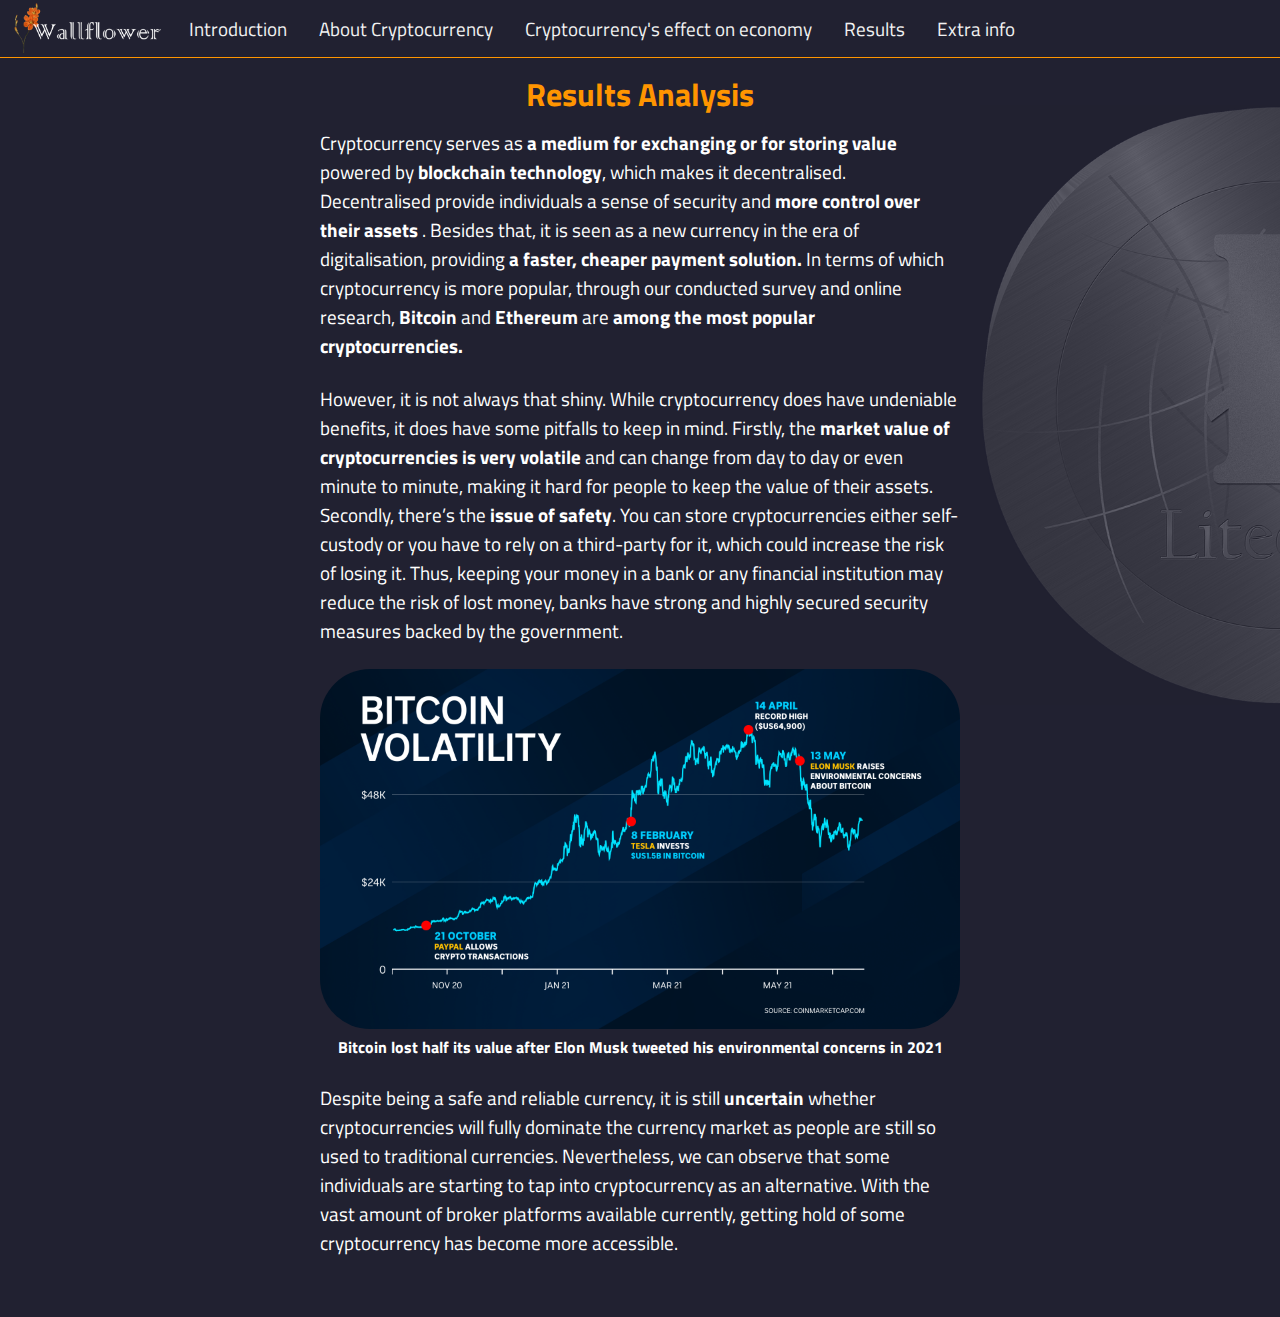
<file: results.html>
<!DOCTYPE html>
<html>
    <head>
        <title>Results Analysis</title>
        <link rel="stylesheet" href="style.css">
        <link rel="preconnect" href="https://fonts.googleapis.com">
        <link rel="preconnect" href="https://fonts.gstatic.com" crossorigin>
        <link href="https://fonts.googleapis.com/css2?family=Titillium+Web:wght@200&display=swap" rel="stylesheet">
    </head>
    <body>
        <div class="navigation">
            <a id="disabled" href="index.html"><img style="height: 50px;" src="./img/wallflowerlogo.png" alt="wallflowerlogo"></a>
            <a href="introduction.html">Introduction</a>
            <a href="about.html">About Cryptocurrency</a>
            <a href="cryptomoney.html">Cryptocurrency's effect on economy</a>
            <a href="results.html">Results</a>    
            <a href="extrainfo.html">Extra info</a>
        </div>
        </div>
        <main>
            <div id="results">
                <h1 class="title">Results Analysis</h1>
                <p>Cryptocurrency serves as <b>a medium for exchanging or for storing value</b> powered by <b>blockchain technology</b>, which makes it decentralised. Decentralised provide individuals a sense of security and <b>more control over their assets</b> . Besides that, it is seen as a new currency in the era of
                    digitalisation, providing <b>a faster, cheaper payment solution.</b> 
                    In terms of which cryptocurrency is more popular, through our conducted survey and online research, <b>Bitcoin</b> and <b>Ethereum</b> are <b>among the most popular cryptocurrencies.</b>
                </p>
                <br>
                <p>
                    However, it is not always that shiny. While cryptocurrency does have undeniable benefits, it does have some pitfalls to keep in mind. Firstly, the <b>market value of cryptocurrencies is very volatile</b> and can change from day to day or even minute to minute,
                    making it hard for people to keep the value of their assets. Secondly, there’s the <b>issue of safety</b>. You can store cryptocurrencies either self-custody or you have to rely on a third-party for it, which could increase the risk of losing it. 
                    Thus, keeping your money in a bank or any financial institution may reduce the risk of lost money, banks have strong and highly secured security measures backed by the government. 
                </p>
                <br>
                <figure>
                <img src="img/Bitcoinvolatility.png" alt="bitcoin volatility" style="width: 100%;" class="aboutimg">
                <figcaption style="font-weight: bold; text-align: center;">Bitcoin lost half its value after Elon Musk tweeted his environmental concerns in 2021</figcaption>
                </figure>
                <br>
                <p>
                    Despite being a safe and reliable currency, it is still <b>uncertain</b> whether cryptocurrencies will fully dominate the currency market as people are still so used to traditional currencies. 
                    Nevertheless, we can observe that some individuals are starting to tap into cryptocurrency as an alternative. With the vast amount of broker platforms available currently, getting hold of some cryptocurrency has become more accessible. 
                </p>
            </div>
        </main>
        <img class="img-bit1"  src="img/litecoin.png" alt="bitcoin">
    </body>
</html>
</file>
<file: style.css>
*{
    background-color: #212131;
    margin: 0%;
    font-family: 'Titillium Web', sans-serif;
    scroll-behavior: smooth;
    
    }
/* the orange bar on top */
.accent {
    position: relative;
    background-color: #F7931A;
    width: 100%;
    box-sizing: border-box;
    height: 3px;
    margin: 0 auto;
    top: 54px;
}
/* text in image */

.hook p {
    color: #fff;
    font-size: 150%;
}
.image {
    margin: 0 auto;
    text-align: center;
    object-fit: cover;
    max-width: 100%;
}
main {
    text-align: left;
    padding: 60px 25%;
    color: #fff;
}
p {
    font-size: 120%;
}
.title {
    margin: 10px auto 10px;
    text-align: center;
    color: #FF9500;
    font-weight: bold;
}
h1 {
    color: #FF9500;
}
h2{
    color: #FF9500;
}
nav {
    margin: 0 15px
}
.topcontainer{
    width: 100%;
    background-position: center;
    background-size: cover;
    background-image: url(./img/coin2.jpeg);
    background-attachment: fixed;
    margin: 0;

}
.bottomcontainer{
    position:relative;
    top: 400px;
    padding-top: 20px;
}
/* buttons on the main page */
#buttons {
    padding: 0 15%;
    text-align: center;
}
.navbutton {
    text-align: center;
    margin: 3px 5px;
    display: inline-block;
    width: 300px;
    height: 60px;
    max-width: 100%;
    padding: 13px 19px 0;
    min-width: 75px;
    background: #212131;
    color: #fff;
    border: 1px solid #FF9500;
    box-sizing: border-box;
    border-radius: 3px;
    text-decoration:none;
    font-weight:bold;
    font-size: 110%;
    -webkit-transition: background-color .3s;
    -moz-transition:    background-color .3s;
    -ms-transition:     background-color .3s;
    -o-transition:      background-color .3s;
    transition:         background-color .3s;
    z-index: 3;
}
.introbutton {
    text-align: center;
    margin: 3px 5px;
    display: inline-block;
    width: 300px;
    height: 60px;
    max-width: 100%;
    padding: 13px 19px 0;
    min-width: 75px;
    background: #FF9500;
    color: #fff;
    border: 1px solid #212131;
    box-sizing: border-box;
    border-radius: 3px;
    text-decoration:none;
    font-weight:bold;
    font-size: 110%;
    -webkit-transition: background-color .3s;
    -moz-transition:    background-color .3s;
    -ms-transition:     background-color .3s;
    -o-transition:      background-color .3s;
    transition:         background-color .3s;
}
.navbutton:hover {
    background-color: #FF9500;
    color: #fff;
  }

.introbutton:hover {
    background: #212131;
    color: #fff;
    border: 1px solid #FF9500;
  }
/* podcast section */
.podcast {
    text-align: center;
    margin: auto;
    background-color: aliceblue;
}

.podcast h2 {
    color:#212131;
    background-color: aliceblue;}

/* activity log */
table, th, td {
    border: 1px solid aliceblue;
    border-collapse: collapse;
    padding: 10px;
    margin: 10px auto;
  }
.name {
    color: antiquewhite;
}
/* top navigation bar */
.navigation {
    overflow: hidden;
    position: fixed; 
    top: 0;
    width: 100%;
    font-size: 120%;
    box-shadow: 0px 1px #FF9500;
    z-index:  2;
  }
  
  .navigation a {
    float: left;
    display: block;
    color: #f2f2f2;
    text-align: center;
    padding: 14px 16px;
    text-decoration: none;
    box-sizing: border-box;
  }
  #disabled{
    float: left ;
    height: 50px; 
    width: auto;
    padding: 3px 10px;
  }
  
  #disabled:hover {
    background: #212131;
  }
  .navigation a:hover {
    background: #FF9500;
    color: black;
  }
  /* table of content */
  .table {
    width: 25%;
    padding-right: 0%;
    float: left;
    top: 30%;
    position: fixed;
    text-decoration: none;
    color: #fff;
    list-style-image: url("./img/orangediamond.png");
}
.table li {
    list-style: none;
    padding: 10px 30px;
    background-image: url("./img/orangediamond.png");
    background-repeat: no-repeat;
    background-position: left center;
    background-size: 20px;
}
.table a {
    text-decoration: none;
    color: #fff;
}
.table a:hover {
  color: #FF9500;
}
/* filler */
.filler {
    height: 60px;
}
/* img on cryptomoney */
.aboutimg {
    border-radius: 50px;
}
/* group members table */
#group-members {
    border: none;
    border-color: pink;
}
 
/* refrences */
#references a {
    color: thistle;
    padding-left: 5%;}

/* profile pic */
.profilepic {
    object-fit: cover;
    width: 350px;
}
/*bitcoin image*/
/* for btc img on extra info */
.img-bit0 {
    margin: auto;
    width: 600px;
    position: fixed;
    right: -330px;
    top: 105px; ; 
    z-index: index 1;
    opacity: 30%;
    transition: transform .5s ease-in-out;
  }
.img-bit0:hover {
    transform: scale(1.05);
}
/* btc img on the rest of the page */
.img-bit1 {
  margin: auto;
  width: 600px;
  position: fixed;
  right: -300px;
  top: 105px; ; 
  z-index: index 1;
  opacity: 30%;
  transition: transform .5s ease-in-out;
}
.img-bit1:hover {
    transform: scale(1.05);
}
</file>
